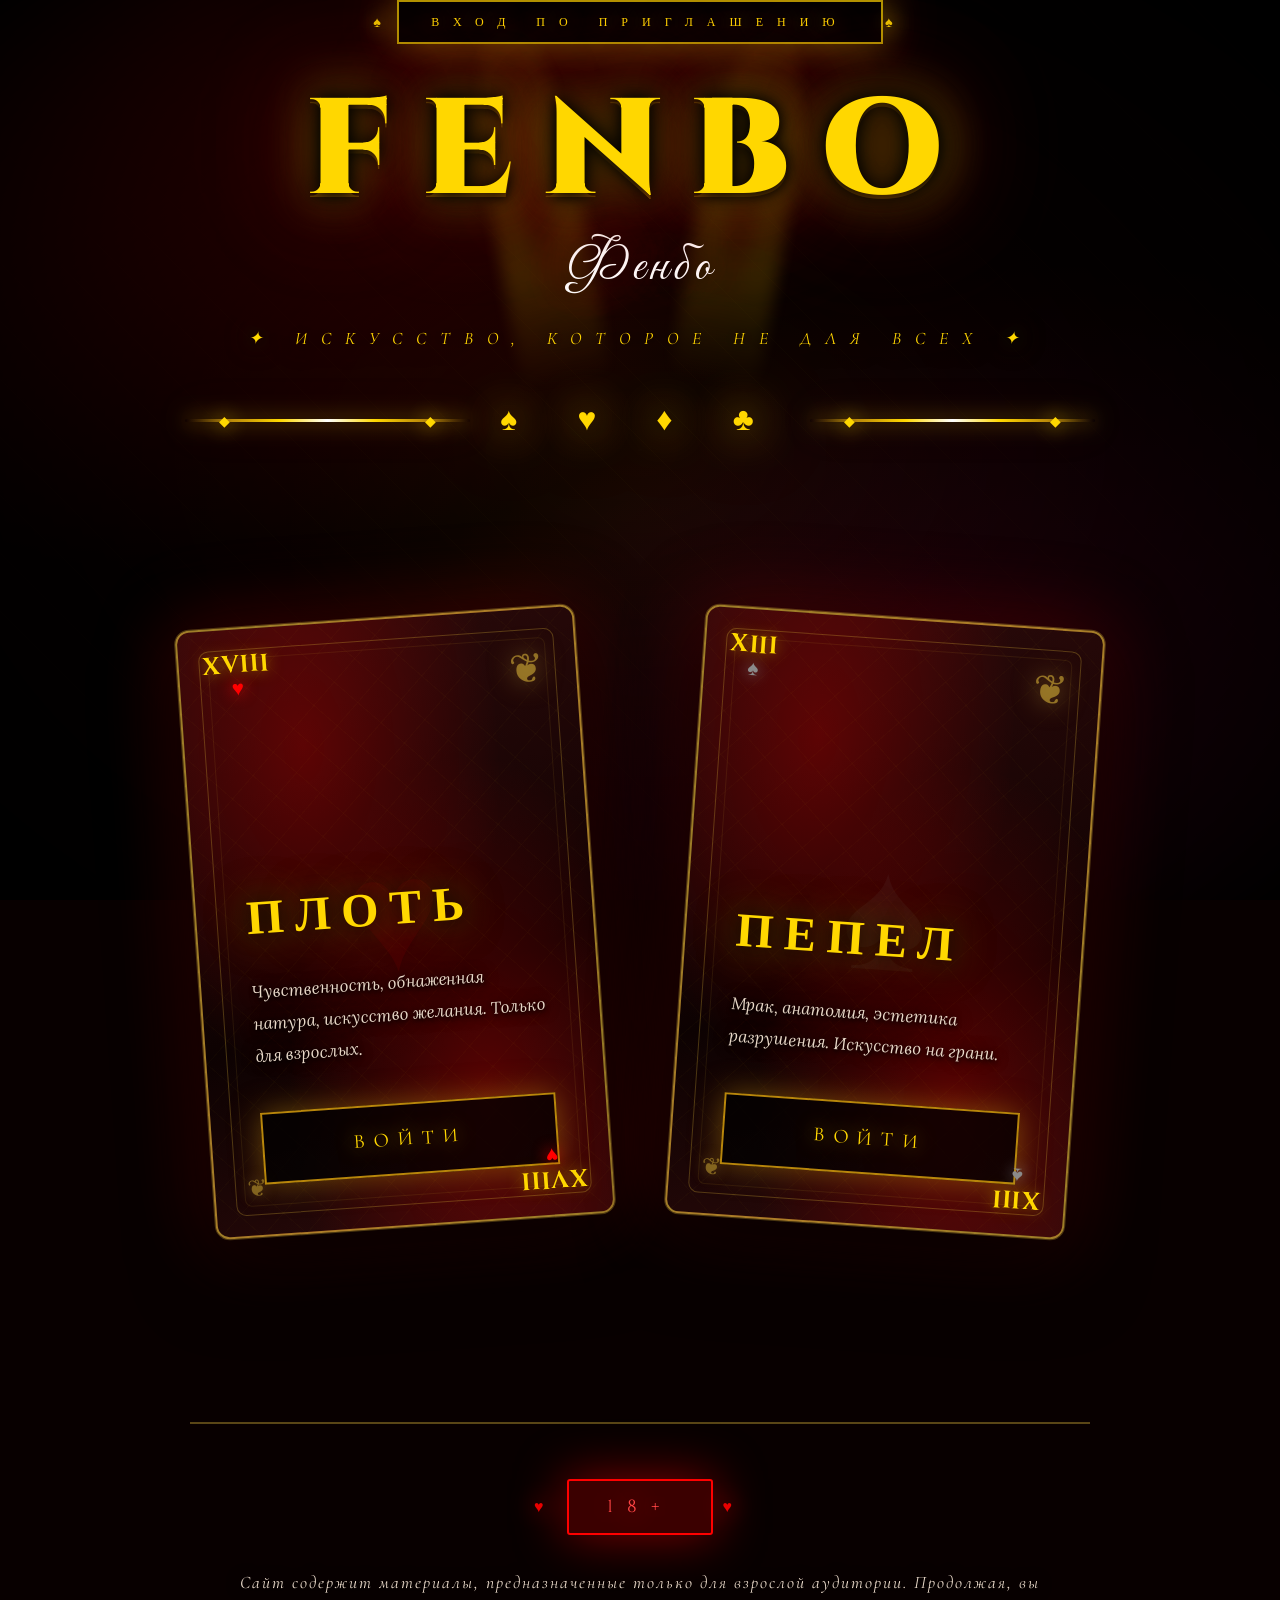
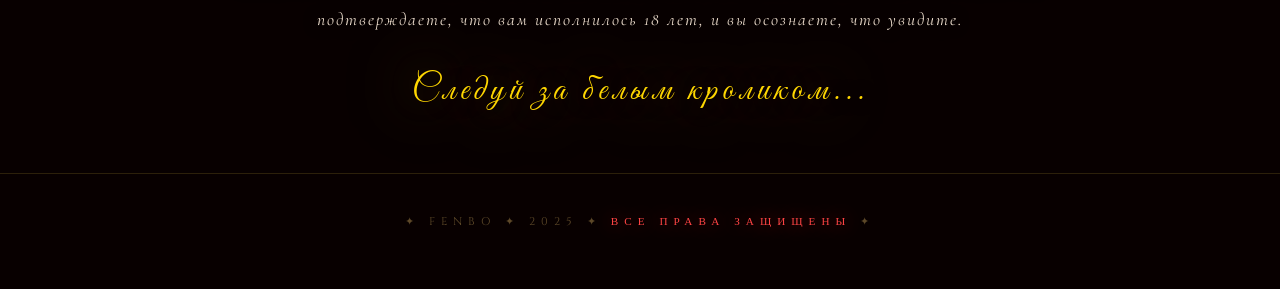
<file: index.html>
<!DOCTYPE html>
<html lang="ru">
<head>
    <meta charset="UTF-8">
    <meta name="viewport" content="width=device-width, initial-scale=1.0, maximum-scale=1.0, user-scalable=no">
    <meta name="theme-color" content="#060000">
    <title>✦ FENBO ✦ | 18+</title>

    <link rel="preconnect" href="https://fonts.googleapis.com">
    <link rel="preconnect" href="https://fonts.gstatic.com" crossorigin>
    <link href="https://fonts.googleapis.com/css2?family=Cormorant+Garamond:ital,wght@0,300;0,400;0,600;0,700;1,300;1,400&family=Cinzel:wght@400;600;700;900&family=Lora:ital,wght@0,400;0,500;1,400&family=Great+Vibes&display=swap" rel="stylesheet">

    <!-- Общие стили (шапка, фон, футер) -->
    <link rel="stylesheet" href="css/base.css">
    <!-- Стили главной страницы -->
    <link rel="stylesheet" href="css/index.css">
</head>
<body>

    <!-- УШИ КРОЛИКА -->
    <div class="rabbit-ears">
        <div class="ear"></div>
        <div class="ear"></div>
    </div>

    <!-- ЗАГОЛОВОК -->
    <div class="header">
        <div class="top-badge">Вход по приглашению</div>
        <h1>FENBO</h1>
        <div class="subtitle">Фенбо</div>
        <div class="tagline">✦ Искусство, которое не для всех ✦</div>
    </div>

    <!-- РАЗДЕЛИТЕЛЬ -->
    <div class="lace-divider">
        <div class="line"></div>
        <div class="symbol">♠ ♥ ♦ ♣</div>
        <div class="line"></div>
    </div>

    <!-- ИГРОВОЕ ПОЛЕ -->
    <div class="game-field">
        <div class="cards-stage">

            <!-- ЗОЛОТАЯ ПЫЛЬ -->
            <div class="gold-dust" id="goldDust"></div>

            <!-- БОКОВЫЕ КАРТЫ (переворачиваются по клику) -->
            <div class="side-card pos-1">
                <div class="side-card-inner">
                    <div class="side-card-front"></div>
                    <div class="side-card-back">
                        <div class="face-corner top-left"><span>♠</span><span>A</span></div>
                        <div class="face-suit" style="color: #8A8A8A;">♠</div>
                        <div class="face-num">ACE</div>
                        <div class="face-corner bottom-right"><span>♠</span><span>A</span></div>
                    </div>
                </div>
            </div>
            <div class="side-card pos-2">
                <div class="side-card-inner">
                    <div class="side-card-front"></div>
                    <div class="side-card-back">
                        <div class="face-corner top-left"><span>♥</span><span>K</span></div>
                        <div class="face-suit" style="color: #FF0000;">♥</div>
                        <div class="face-num">KING</div>
                        <div class="face-corner bottom-right"><span>♥</span><span>K</span></div>
                    </div>
                </div>
            </div>
            <div class="side-card pos-3">
                <div class="side-card-inner">
                    <div class="side-card-front"></div>
                    <div class="side-card-back">
                        <div class="face-corner top-left"><span>♦</span><span>Q</span></div>
                        <div class="face-suit" style="color: #FF0000;">♦</div>
                        <div class="face-num">QUEEN</div>
                        <div class="face-corner bottom-right"><span>♦</span><span>Q</span></div>
                    </div>
                </div>
            </div>
            <div class="side-card pos-4">
                <div class="side-card-inner">
                    <div class="side-card-front"></div>
                    <div class="side-card-back">
                        <div class="face-corner top-left"><span>♣</span><span>J</span></div>
                        <div class="face-suit" style="color: #8A8A8A;">♣</div>
                        <div class="face-num">JACK</div>
                        <div class="face-corner bottom-right"><span>♣</span><span>J</span></div>
                    </div>
                </div>
            </div>

            <!-- ГЛАВНЫЕ КАРТЫ -->
            <div class="main-cards">

                <!-- ПЛОТЬ -->
                <div class="main-card-wrapper">
                    <a href="pages/plosh.html" class="card adult left-card">
                        <div class="inner-frame"></div>
                        <div class="card-corner top-left">
                            <span class="num">XVIII</span>
                            <span class="suit-small">♥</span>
                        </div>
                        <div class="suit-center">♥</div>
                        <div class="corner">❦</div>
                        <div class="card-corner bottom-right">
                            <span class="num">XVIII</span>
                            <span class="suit-small">♥</span>
                        </div>
                        <h2>Плоть</h2>
                        <p>Чувственность, обнаженная натура, искусство желания. Только для взрослых.</p>
                        <div class="btn-portal">Войти</div>
                    </a>
                </div>

                <!-- ПЕПЕЛ -->
                <div class="main-card-wrapper">
                    <a href="pages/gore.html" class="card gore right-card">
                        <div class="inner-frame"></div>
                        <div class="card-corner top-left">
                            <span class="num">XIII</span>
                            <span class="suit-small">♠</span>
                        </div>
                        <div class="suit-center">♠</div>
                        <div class="corner">❦</div>
                        <div class="card-corner bottom-right">
                            <span class="num">XIII</span>
                            <span class="suit-small">♠</span>
                        </div>
                        <h2>Пепел</h2>
                        <p>Мрак, анатомия, эстетика разрушения. Искусство на грани.</p>
                        <div class="btn-portal">Войти</div>
                    </a>
                </div>

            </div>
        </div>
    </div>

    <!-- ПРЕДУПРЕЖДЕНИЕ 18+ -->
    <div class="warning">
        <div class="badge">18+</div>
        <p>Сайт содержит материалы, предназначенные только для взрослой аудитории. Продолжая, вы подтверждаете, что вам исполнилось 18 лет, и вы осознаете, что увидите.</p>
        <span class="rabbit-hint">Следуй за белым кроликом...</span>
    </div>

    <!-- ПОДВАЛ -->
    <div class="footer">
        ✦ FENBO ✦ 2025 ✦ <span>Все права защищены</span> ✦
    </div>

    <!-- Скрипт: пыль + переворот боковых карт -->
    <script src="js/main.js"></script>

</body>
</html>
</file>
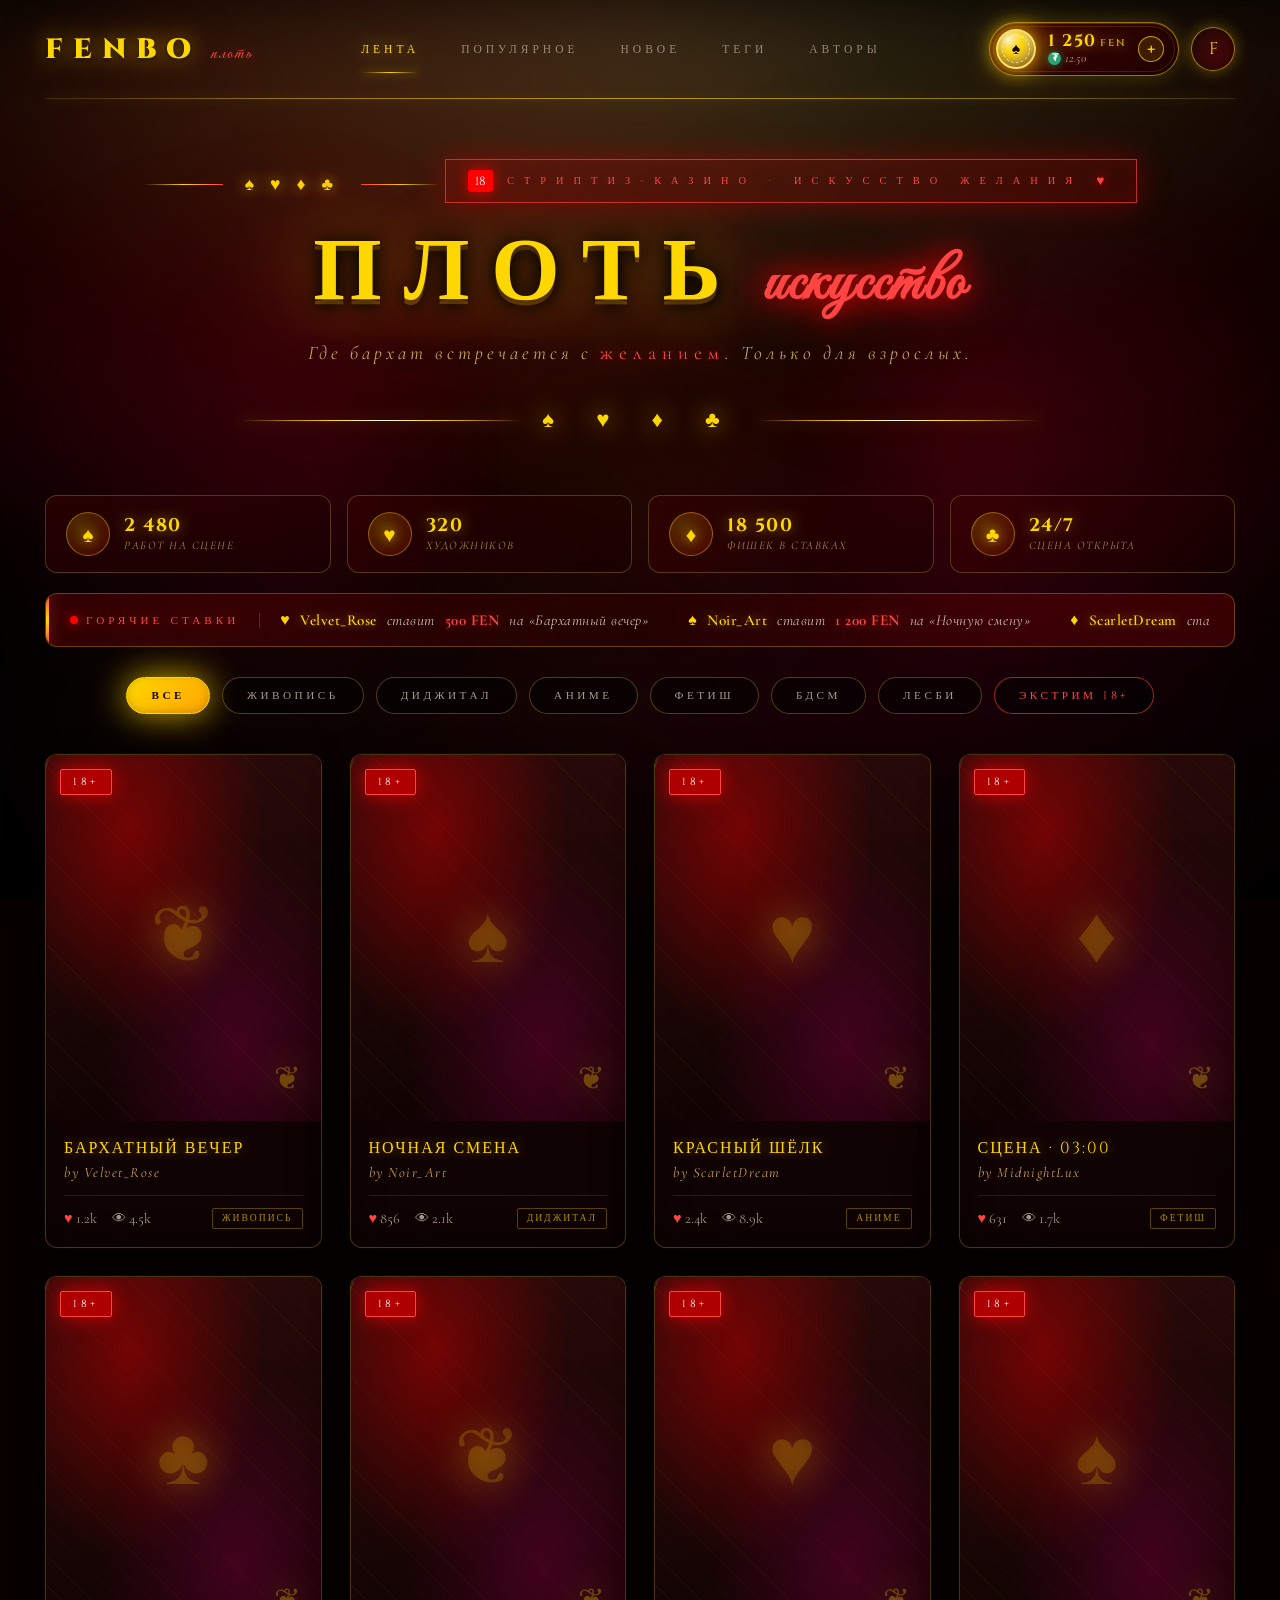
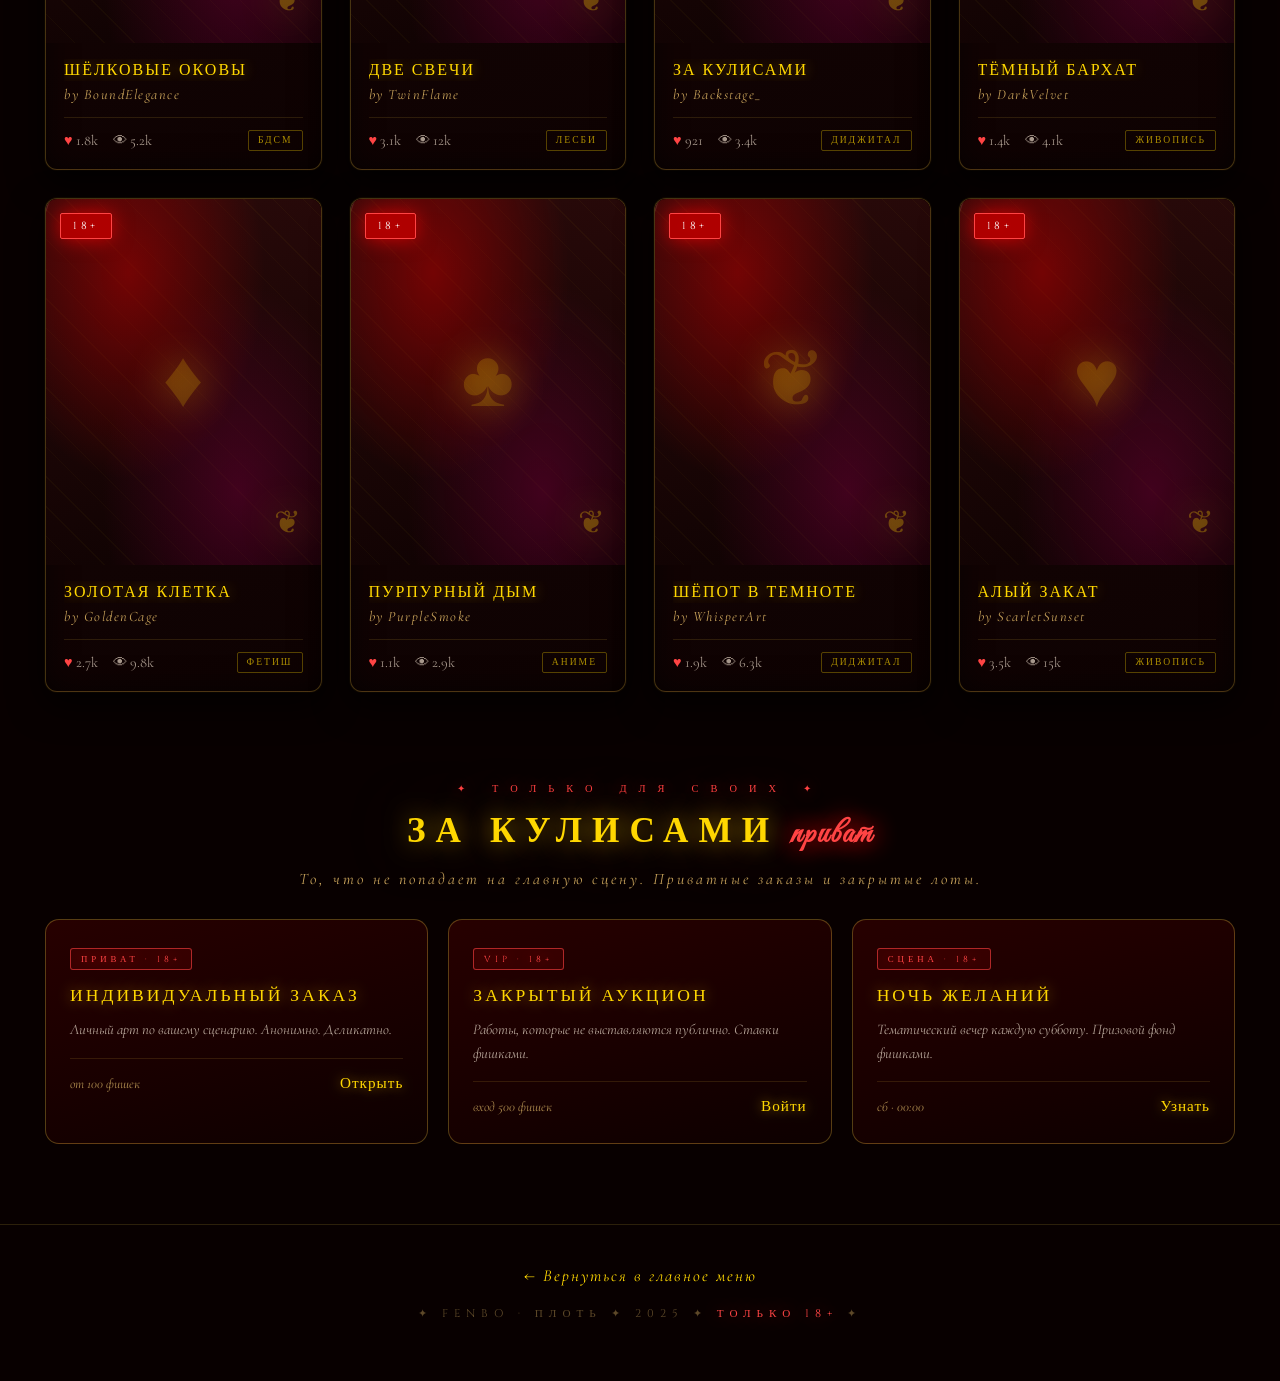
<file: pages/plosh.html>
<!DOCTYPE html>
<html lang="ru">
<head>
    <meta charset="UTF-8">
    <meta name="viewport" content="width=device-width, initial-scale=1.0, maximum-scale=1.0, user-scalable=no">
    <meta name="theme-color" content="#060000">
    <title>✦ FENBO | Плоть ✦ 18+</title>

    <link rel="preconnect" href="https://fonts.googleapis.com">
    <link rel="preconnect" href="https://fonts.gstatic.com" crossorigin>
    <link href="https://fonts.googleapis.com/css2?family=Cormorant+Garamond:ital,wght@0,300;0,400;0,600;0,700;1,300;1,400&family=Cinzel:wght@400;600;700;900&family=Lora:ital,wght@0,400;0,500;1,400&family=Great+Vibes&display=swap" rel="stylesheet">

    <!-- Общие стили -->
    <link rel="stylesheet" href="../css/base.css">
    <!-- Стили галереи «Плоть» -->
    <link rel="stylesheet" href="../css/plosh.css">
    <!-- Лайтбокс -->
    <link rel="stylesheet" href="../css/lightbox.css">
    <!-- Модалка заказа -->
    <link rel="stylesheet" href="../css/order.css">
    <!-- Чек -->
    <link rel="stylesheet" href="../css/receipt.css">
</head>
<body>

    <!-- Фоновые эффекты -->
    <div class="spotlight"></div>
    <div class="neon-left"></div>
    <div class="neon-right"></div>
    <div class="smoke"></div>
    <div class="dust-bg" id="dustBg"></div>

    <!-- ============================================
         ШАПКА
         ============================================ -->
    <div class="topbar-wrap">
        <header class="topbar">
            <a href="../index.html" class="logo">FENBO<span class="sub">плоть</span></a>

            <nav class="topbar-nav">
                <a href="#" class="active">Лента</a>
                <a href="#">Популярное</a>
                <a href="#">Новое</a>
                <a href="#">Теги</a>
                <a href="#">Авторы</a>
            </nav>

            <div class="topbar-user">
                <div class="wallet" id="walletBtn" title="Кошелёк FENBO">
                    <div class="chip-icon"></div>
                    <div class="balance">
                        <div class="chips">1 250<span class="unit">FEN</span></div>
                        <div class="usdt"><span class="usdt-icon">₮</span>12.50</div>
                    </div>
                    <div class="plus">+</div>
                </div>

                <div class="avatar" title="Профиль">F</div>

                <div class="wallet-dropdown" id="walletDropdown">
                    <h4>✦ Кошелёк ✦</h4>
                    <div class="subtitle">Фишки клуба FENBO</div>
                    <div class="balance-full">
                        <div class="label">Ваш баланс</div>
                        <div class="value-chips"><div class="mini-chip"></div>1 250</div>
                        <div class="value-usdt"><span class="usdt-icon">₮</span>12.50 USDT</div>
                    </div>
                    <div class="rate-info">
                        <div class="rate-label">Курс обмена:</div>
                        <div class="rate-value"><span class="green">1 USDT</span> = 100 фишек</div>
                    </div>
                    <div class="packages-title">Пополнить фишки</div>
                    <div class="packages">
                        <div class="pkg" data-chips="500" data-usdt="5"><div class="chips-amount">500</div><div class="usdt-amount">5 USDT</div></div>
                        <div class="pkg best" data-chips="1500" data-usdt="15"><div class="chips-amount">1 500</div><div class="usdt-amount">15 USDT</div><div class="bonus">+10% бонус</div></div>
                        <div class="pkg" data-chips="3000" data-usdt="30"><div class="chips-amount">3 000</div><div class="usdt-amount">30 USDT</div><div class="bonus">+5% бонус</div></div>
                        <div class="pkg" data-chips="7000" data-usdt="70"><div class="chips-amount">7 000</div><div class="usdt-amount">70 USDT</div><div class="bonus">+10% бонус</div></div>
                    </div>
                    <div class="methods">
                        <div class="method active">TRC-20</div>
                        <div class="method">ERC-20</div>
                        <div class="method">BEP-20</div>
                    </div>
                    <button class="deposit-btn" id="depositBtn">Пополнить через USDT</button>
                </div>
            </div>
        </header>
    </div>

    <!-- ============================================
         ГЕРОЙ
         ============================================ -->
    <section class="hero">
        <div class="hero-topline">
            <div class="line-s"></div>
            <div class="suits">♠ ♥ ♦ ♣</div>
            <div class="line-s r"></div>
        </div>
        <div class="hero-badge">Стриптиз-Казино · Искусство Желания</div>
        <h1>Плоть<span>искусство</span></h1>
        <p>Где бархат встречается с <span class="accent">желанием</span>. Только для взрослых.</p>
        <div class="hero-divider">
            <div class="line"></div>
            <div class="symbol">♠ ♥ ♦ ♣</div>
            <div class="line"></div>
        </div>
    </section>

    <!-- ============================================
         КАЗИНО-СТАТИСТИКА
         ============================================ -->
    <div class="casino-stats">
        <div class="casino-stat"><div class="stat-icon">♠</div><div class="stat-body"><div class="stat-value">2 480</div><div class="stat-label">Работ на сцене</div></div></div>
        <div class="casino-stat"><div class="stat-icon">♥</div><div class="stat-body"><div class="stat-value">320</div><div class="stat-label">Художников</div></div></div>
        <div class="casino-stat"><div class="stat-icon">♦</div><div class="stat-body"><div class="stat-value">18 500</div><div class="stat-label">Фишек в ставках</div></div></div>
        <div class="casino-stat"><div class="stat-icon">♣</div><div class="stat-body"><div class="stat-value">24/7</div><div class="stat-label">Сцена открыта</div></div></div>
    </div>

    <!-- ============================================
         ГОРЯЧИЕ СТАВКИ
         ============================================ -->
    <div class="hot-bets">
        <div class="hot-bets-inner">
            <div class="hot-bets-label"><span class="dot"></span>Горячие ставки</div>
            <div class="hot-bets-track">
                <div class="hot-bet"><span class="bet-suit">♥</span> <span class="bet-artist">Velvet_Rose</span> ставит <span class="bet-amount">500 FEN</span> на «Бархатный вечер»</div>
                <div class="hot-bet"><span class="bet-suit">♠</span> <span class="bet-artist">Noir_Art</span> ставит <span class="bet-amount">1 200 FEN</span> на «Ночную смену»</div>
                <div class="hot-bet"><span class="bet-suit">♦</span> <span class="bet-artist">ScarletDream</span> ставит <span class="bet-amount">800 FEN</span> на «Красный шёлк»</div>
                <div class="hot-bet"><span class="bet-suit">♣</span> <span class="bet-artist">MidnightLux</span> ставит <span class="bet-amount">300 FEN</span> на «Сцену · 03:00»</div>
                <div class="hot-bet"><span class="bet-suit">♥</span> <span class="bet-artist">Velvet_Rose</span> ставит <span class="bet-amount">500 FEN</span> на «Бархатный вечер»</div>
                <div class="hot-bet"><span class="bet-suit">♠</span> <span class="bet-artist">Noir_Art</span> ставит <span class="bet-amount">1 200 FEN</span> на «Ночную смену»</div>
                <div class="hot-bet"><span class="bet-suit">♦</span> <span class="bet-artist">ScarletDream</span> ставит <span class="bet-amount">800 FEN</span> на «Красный шёлк»</div>
                <div class="hot-bet"><span class="bet-suit">♣</span> <span class="bet-artist">MidnightLux</span> ставит <span class="bet-amount">300 FEN</span> на «Сцену · 03:00»</div>
            </div>
        </div>
    </div>

    <!-- ============================================
         ФИЛЬТРЫ
         ============================================ -->
    <div class="filters">
        <a href="#" class="filter-chip active">Все</a>
        <a href="#" class="filter-chip">Живопись</a>
        <a href="#" class="filter-chip">Диджитал</a>
        <a href="#" class="filter-chip">Аниме</a>
        <a href="#" class="filter-chip">Фетиш</a>
        <a href="#" class="filter-chip">БДСМ</a>
        <a href="#" class="filter-chip">Лесби</a>
        <a href="#" class="filter-chip adult">Экстрим 18+</a>
    </div>

    <!-- ============================================
         ГАЛЕРЕЯ
         ============================================ -->
    <main class="gallery" id="gallery">

        <div class="art-card" data-title="Бархатный вечер" data-author="Velvet_Rose" data-tag="живопись" data-desc="Тихий вечер в бархатном кресле. Только я, вино и твои глаза напротив. Иногда самое интимное — это пауза перед тем, как всё начнётся." data-likes="1245" data-views="4520" data-tags="живопись,неон,бархат,интим,вечер,желание">
            <div class="thumb"><div class="placeholder">❦</div><span class="badge-18">18+</span></div>
            <div class="info"><div class="title">Бархатный вечер</div><div class="author">by Velvet_Rose</div><div class="meta"><div class="stats"><span><span class="heart">♥</span> 1.2k</span><span>👁 4.5k</span></div><span class="tag">живопись</span></div></div>
        </div>

        <div class="art-card" data-title="Ночная смена" data-author="Noir_Art" data-tag="диджитал" data-desc="Когда клуб закрывается, а свет ещё горит — начинается настоящая магия. Тени, дым, отблески на коже." data-likes="856" data-views="2140" data-tags="диджитал,неон,тени,бар,ночь">
            <div class="thumb"><div class="placeholder">♠</div><span class="badge-18">18+</span></div>
            <div class="info"><div class="title">Ночная смена</div><div class="author">by Noir_Art</div><div class="meta"><div class="stats"><span><span class="heart">♥</span> 856</span><span>👁 2.1k</span></div><span class="tag">диджитал</span></div></div>
        </div>

        <div class="art-card" data-title="Красный шёлк" data-author="ScarletDream" data-tag="аниме" data-desc="Шёлк скользит по коже. Я знаю, что ты смотришь. Позволь мне продолжить." data-likes="2415" data-views="8930" data-tags="аниме,шёлк,красный,соблазн,кожа">
            <div class="thumb"><div class="placeholder">♥</div><span class="badge-18">18+</span></div>
            <div class="info"><div class="title">Красный шёлк</div><div class="author">by ScarletDream</div><div class="meta"><div class="stats"><span><span class="heart">♥</span> 2.4k</span><span>👁 8.9k</span></div><span class="tag">аниме</span></div></div>
        </div>

        <div class="art-card" data-title="Сцена · 03:00" data-author="MidnightLux" data-tag="фетиш" data-desc="Три часа ночи. Последний танец. Софит оставляет только самое важное." data-likes="631" data-views="1720" data-tags="фетиш,сцена,софит,танец,ночь">
            <div class="thumb"><div class="placeholder">♦</div><span class="badge-18">18+</span></div>
            <div class="info"><div class="title">Сцена · 03:00</div><div class="author">by MidnightLux</div><div class="meta"><div class="stats"><span><span class="heart">♥</span> 631</span><span>👁 1.7k</span></div><span class="tag">фетиш</span></div></div>
        </div>

        <div class="art-card" data-title="Шёлковые оковы" data-author="BoundElegance" data-tag="бдсм" data-desc="Нежные путы из шёлка. Никакой боли — только доверие, ритм и полное присутствие." data-likes="1830" data-views="5210" data-tags="бдсм,шёлк,доверие,оковы,нежность">
            <div class="thumb"><div class="placeholder">♣</div><span class="badge-18">18+</span></div>
            <div class="info"><div class="title">Шёлковые оковы</div><div class="author">by BoundElegance</div><div class="meta"><div class="stats"><span><span class="heart">♥</span> 1.8k</span><span>👁 5.2k</span></div><span class="tag">бдсм</span></div></div>
        </div>

        <div class="art-card" data-title="Две свечи" data-author="TwinFlame" data-tag="лесби" data-desc="Два огня рядом. Один взгляд — и мы уже всё поняли друг о друге." data-likes="3120" data-views="12040" data-tags="лесби,свечи,интим,взгляд,огонь">
            <div class="thumb"><div class="placeholder">❦</div><span class="badge-18">18+</span></div>
            <div class="info"><div class="title">Две свечи</div><div class="author">by TwinFlame</div><div class="meta"><div class="stats"><span><span class="heart">♥</span> 3.1k</span><span>👁 12k</span></div><span class="tag">лесби</span></div></div>
        </div>

        <div class="art-card" data-title="За кулисами" data-author="Backstage_" data-tag="диджитал" data-desc="То, что происходит за занавесом, важнее самого выступления. Шёпот, дыхание, ожидание." data-likes="921" data-views="3420" data-tags="диджитал,занавес,тайна,ожидание,шёпот">
            <div class="thumb"><div class="placeholder">♥</div><span class="badge-18">18+</span></div>
            <div class="info"><div class="title">За кулисами</div><div class="author">by Backstage_</div><div class="meta"><div class="stats"><span><span class="heart">♥</span> 921</span><span>👁 3.4k</span></div><span class="tag">диджитал</span></div></div>
        </div>

        <div class="art-card" data-title="Тёмный бархат" data-author="DarkVelvet" data-tag="живопись" data-desc="Тёмный бархат скрывает всё, кроме самого главного. Ищи меня глазами." data-likes="1410" data-views="4120" data-tags="живопись,бархат,тени,взгляд,тайна">
            <div class="thumb"><div class="placeholder">♠</div><span class="badge-18">18+</span></div>
            <div class="info"><div class="title">Тёмный бархат</div><div class="author">by DarkVelvet</div><div class="meta"><div class="stats"><span><span class="heart">♥</span> 1.4k</span><span>👁 4.1k</span></div><span class="tag">живопись</span></div></div>
        </div>

        <div class="art-card" data-title="Золотая клетка" data-author="GoldenCage" data-tag="фетиш" data-desc="Иногда свобода — это позволить кому-то закрыть для тебя дверь. И держать ключ." data-likes="2740" data-views="9840" data-tags="фетиш,золото,клетка,власть,свобода">
            <div class="thumb"><div class="placeholder">♦</div><span class="badge-18">18+</span></div>
            <div class="info"><div class="title">Золотая клетка</div><div class="author">by GoldenCage</div><div class="meta"><div class="stats"><span><span class="heart">♥</span> 2.7k</span><span>👁 9.8k</span></div><span class="tag">фетиш</span></div></div>
        </div>

        <div class="art-card" data-title="Пурпурный дым" data-author="PurpleSmoke" data-tag="аниме" data-desc="Дым клубится, свет распадается. Всё, что осталось — мои руки и твой запах." data-likes="1120" data-views="2960" data-tags="аниме,дым,пурпур,руки,запах">
            <div class="thumb"><div class="placeholder">♣</div><span class="badge-18">18+</span></div>
            <div class="info"><div class="title">Пурпурный дым</div><div class="author">by PurpleSmoke</div><div class="meta"><div class="stats"><span><span class="heart">♥</span> 1.1k</span><span>👁 2.9k</span></div><span class="tag">аниме</span></div></div>
        </div>

        <div class="art-card" data-title="Шёпот в темноте" data-author="WhisperArt" data-tag="диджитал" data-desc="Слова не нужны. Только шёпот у самого уха и тепло на коже." data-likes="1940" data-views="6340" data-tags="диджитал,шёпот,темнота,тепло,кожа">
            <div class="thumb"><div class="placeholder">❦</div><span class="badge-18">18+</span></div>
            <div class="info"><div class="title">Шёпот в темноте</div><div class="author">by WhisperArt</div><div class="meta"><div class="stats"><span><span class="heart">♥</span> 1.9k</span><span>👁 6.3k</span></div><span class="tag">диджитал</span></div></div>
        </div>

        <div class="art-card" data-title="Алый закат" data-author="ScarletSunset" data-tag="живопись" data-desc="Закат цвета крови. Мы на крыше. Всё, что нужно знать друг о друге — уже сказано." data-likes="3520" data-views="15100" data-tags="живопись,закат,алый,крыша,кровь">
            <div class="thumb"><div class="placeholder">♥</div><span class="badge-18">18+</span></div>
            <div class="info"><div class="title">Алый закат</div><div class="author">by ScarletSunset</div><div class="meta"><div class="stats"><span><span class="heart">♥</span> 3.5k</span><span>👁 15k</span></div><span class="tag">живопись</span></div></div>
        </div>

    </main>

    <!-- ============================================
         ЗА КУЛИСАМИ
         ============================================ -->
    <section class="backstage">
        <div class="backstage-header">
            <div class="label">✦ Только для своих ✦</div>
            <h3>За кулисами<span>приват</span></h3>
            <p>То, что не попадает на главную сцену. Приватные заказы и закрытые лоты.</p>
        </div>
        <div class="backstage-grid">
            <div class="bkg-card">
                <div class="bkg-tag">Приват · 18+</div>
                <div class="bkg-title">Индивидуальный заказ</div>
                <div class="bkg-desc">Личный арт по вашему сценарию. Анонимно. Деликатно.</div>
                <div class="bkg-meta"><span>от 100 фишек</span><span class="bkg-price">Открыть</span></div>
            </div>
            <div class="bkg-card">
                <div class="bkg-tag">VIP · 18+</div>
                <div class="bkg-title">Закрытый аукцион</div>
                <div class="bkg-desc">Работы, которые не выставляются публично. Ставки фишками.</div>
                <div class="bkg-meta"><span>вход 500 фишек</span><span class="bkg-price">Войти</span></div>
            </div>
            <div class="bkg-card">
                <div class="bkg-tag">Сцена · 18+</div>
                <div class="bkg-title">Ночь желаний</div>
                <div class="bkg-desc">Тематический вечер каждую субботу. Призовой фонд фишками.</div>
                <div class="bkg-meta"><span>сб · 00:00</span><span class="bkg-price">Узнать</span></div>
            </div>
        </div>
    </section>

    <!-- ============================================
         ПОДВАЛ
         ============================================ -->
    <footer class="footer">
        <a href="../index.html" class="back-link">← Вернуться в главное меню</a>
        <div>✦ FENBO · ПЛОТЬ ✦ 2025 ✦ <span>Только 18+</span> ✦</div>
    </footer>

    <!-- ============================================
         ЛАЙТБОКС
         ============================================ -->
    <div class="lightbox" id="lightbox">
        <div class="lightbox-inner">
            <button class="lb-close" id="lbClose">✕</button>
            <div class="lb-image"><span class="badge-18">18+</span></div>
            <div class="lb-info">
                <div class="lb-author" id="lbAuthorClick">
                    <div class="author-avatar" id="lbAuthorAvatar">V</div>
                    <div class="author-info">
                        <div class="author-name"><span id="lbAuthorName">Velvet_Rose</span> ✦</div>
                        <div class="author-subs" id="lbAuthorSubs">12.4k подписчиков</div>
                    </div>
                    <button class="btn-subscribe" id="lbSubscribe" type="button">Подписаться</button>
                </div>
                <h2 class="lb-title" id="lbTitle">Бархатный вечер</h2>
                <div class="lb-tags" id="lbTags"></div>
                <div class="lb-desc" id="lbDesc"></div>
                <div class="lb-stats">
                    <div class="lb-stat" id="lbStatLikes"><span class="stat-value"><span class="heart">♥</span> <span id="lbLikes">1.2k</span></span><span class="stat-label">Лайков</span></div>
                    <div class="lb-stat" id="lbStatViews"><span class="stat-value">👁 <span id="lbViews">4.5k</span></span><span class="stat-label">Просмотров</span></div>
                </div>
                <div class="lb-actions">
                    <button class="lb-btn-like" id="lbLike" type="button">♥ Лайк</button>
                    <button class="lb-btn-order" id="lbOrder" type="button">✦ Заказать арт</button>
                </div>
                <div class="lb-actions-2">
                    <button class="lb-btn-mini" id="lbFav"><span class="mini-icon">★</span>В избранное</button>
                    <button class="lb-btn-mini" id="lbShare"><span class="mini-icon">➤</span>Поделиться</button>
                    <button class="lb-btn-mini tip" id="lbTip"><span class="mini-icon">✦</span>Чаевые</button>
                </div>
            </div>
        </div>
    </div>

    <!-- ============================================
         МОДАЛЬНОЕ ОКНО ЗАКАЗА
         ============================================ -->
    <div class="order-modal" id="orderModal">
        <div class="order-inner">

            <div id="orderContent" style="display: flex; flex-direction: column; flex: 1; min-height: 0;">

                <div class="order-header">
                    <div class="order-title-block">
                        <div class="order-label">✦ Заказ арта ✦</div>
                        <h2>Собрать заказ<span>у художника</span></h2>
                        <div class="order-author" id="orderAuthor">Velvet_Rose</div>
                    </div>
                    <button class="order-close" id="orderClose">✕</button>
                </div>

                <div class="order-body">

                    <!-- 1. Стиль -->
                    <div class="order-section">
                        <div class="order-section-title"><span class="num">1</span>Стиль работы</div>
                        <div class="order-options" data-group="style">
                            <div class="order-option" data-price="500"><div class="check">✓</div><div class="opt-body"><div class="opt-name">Живопись</div><div class="opt-desc">Масляная фактура, классика</div></div><div class="opt-price">500</div></div>
                            <div class="order-option" data-price="400"><div class="check">✓</div><div class="opt-body"><div class="opt-name">Диджитал</div><div class="opt-desc">Чистый digital-art</div></div><div class="opt-price">400</div></div>
                            <div class="order-option" data-price="450"><div class="check">✓</div><div class="opt-body"><div class="opt-name">Аниме</div><div class="opt-desc">Аниме-стилистика</div></div><div class="opt-price">450</div></div>
                            <div class="order-option" data-price="250"><div class="check">✓</div><div class="opt-body"><div class="opt-name">Пиксель-арт / Монохром</div><div class="opt-desc">Простой и быстрый</div></div><div class="opt-price">250</div></div>
                        </div>
                    </div>

                    <!-- 2. Формат -->
                    <div class="order-section">
                        <div class="order-section-title"><span class="num">2</span>Формат</div>
                        <div class="order-options" data-group="format">
                            <div class="order-option" data-price="200"><div class="check">✓</div><div class="opt-body"><div class="opt-name">Портрет</div><div class="opt-desc">Лицо и плечи</div></div><div class="opt-price">200</div></div>
                            <div class="order-option" data-price="400"><div class="check">✓</div><div class="opt-body"><div class="opt-name">По пояс</div><div class="opt-desc">Классический халфбоди</div></div><div class="opt-price">400</div></div>
                            <div class="order-option" data-price="700"><div class="check">✓</div><div class="opt-body"><div class="opt-name">В полный рост</div><div class="opt-desc">Полная фигура</div></div><div class="opt-price">700</div></div>
                            <div class="order-option" data-price="1200"><div class="check">✓</div><div class="opt-body"><div class="opt-name">Сцена / Иллюстрация</div><div class="opt-desc">Сложная композиция</div></div><div class="opt-price">1 200</div></div>
                        </div>
                    </div>

                    <!-- 3. Количество персонажей -->
                    <div class="order-section">
                        <div class="order-section-title"><span class="num">3</span>Количество персонажей</div>
                        <div class="char-counter" id="charCounter">
                            <button class="cc-btn" id="charMinus" type="button">−</button>
                            <div class="cc-value">
                                <div class="cc-num" id="charNum">1</div>
                                <div class="cc-label">персонаж</div>
                                <div class="cc-mult" id="charMult">Базовая цена</div>
                            </div>
                            <button class="cc-btn" id="charPlus" type="button">+</button>
                        </div>
                    </div>

                    <!-- 4. Детализация и Фон -->
                    <div class="order-section">
                        <div class="order-section-title"><span class="num">4</span>Детализация и фон</div>
                        <div class="order-options" data-group="detail">
                            <div class="order-option" data-price="0"><div class="check">✓</div><div class="opt-body"><div class="opt-name">Эскиз / Скетч</div><div class="opt-desc">Линии, без цвета</div></div><div class="opt-price">0</div></div>
                            <div class="order-option" data-price="300"><div class="check">✓</div><div class="opt-body"><div class="opt-name">Стандарт</div><div class="opt-desc">Тени, цвет, форма</div></div><div class="opt-price">300</div></div>
                            <div class="order-option" data-price="800"><div class="check">✓</div><div class="opt-body"><div class="opt-name">Премиум</div><div class="opt-desc">Максимум деталей, свет</div></div><div class="opt-price">800</div></div>
                            <div class="order-option" data-price="0"><div class="check">✓</div><div class="opt-body"><div class="opt-name">Без фона</div><div class="opt-desc">Простой градиент</div></div><div class="opt-price">0</div></div>
                            <div class="order-option" data-price="350"><div class="check">✓</div><div class="opt-body"><div class="opt-name">Атмосферный фон</div><div class="opt-desc">Комната, природа, неон</div></div><div class="opt-price">350</div></div>
                        </div>
                    </div>

                    <!-- 5. Дополнительно -->
                    <div class="order-section">
                        <div class="order-section-title"><span class="num">5</span>Дополнительно</div>
                        <div class="order-options" data-group="extra">
                            <div class="order-option" data-price="200"><div class="check">✓</div><div class="opt-body"><div class="opt-name">18+ контент</div><div class="opt-desc">Обнажённая натура, откровенно</div></div><div class="opt-price">200</div></div>
                            <div class="order-option" data-price="300"><div class="check">✓</div><div class="opt-body"><div class="opt-name">Фетиш-элемент</div><div class="opt-desc">Кастомный запрос</div></div><div class="opt-price">300</div></div>
                            <div class="order-option" data-price="500"><div class="check">✓</div><div class="opt-body"><div class="opt-name">Срочно (24ч)</div><div class="opt-desc">Вне очереди</div></div><div class="opt-price">500</div></div>
                            <div class="order-option" data-price="400"><div class="check">✓</div><div class="opt-body"><div class="opt-name">Коммерческое использование</div><div class="opt-desc">Права на мерч, публикацию</div></div><div class="opt-price">400</div></div>
                            <div class="order-option" data-price="600"><div class="check">✓</div><div class="opt-body"><div class="opt-name">Приватность</div><div class="opt-desc">Не публикуется в портфолио</div></div><div class="opt-price">600</div></div>
                        </div>
                    </div>

                    <!-- 6. Связь -->
                    <div class="order-section">
                        <div class="order-section-title"><span class="num">6</span>Связь с вами</div>
                        <div class="contact-grid">
                            <div class="platform-picker" id="platformPicker">
                                <div class="platform-opt active" data-platform="Telegram">Telegram</div>
                                <div class="platform-opt" data-platform="Discord">Discord</div>
                            </div>
                            <input type="text" class="contact-input" id="contactInput" placeholder="@username — чтобы художник связался с вами">
                        </div>
                    </div>

                    <!-- 7. Описание -->
                    <div class="order-section">
                        <div class="order-section-title"><span class="num">7</span>Описание заказа</div>
                        <div class="order-textarea-wrap">
                            <textarea class="order-textarea" id="orderDesc" maxlength="1500" placeholder="Опишите, что вы хотите увидеть: персонажи, поза, атмосфера, настроение, детали. Чем подробнее — тем лучше художник поймёт задумку."></textarea>
                            <div class="char-count"><span id="charCount">0</span> / 1500</div>
                        </div>
                    </div>

                    <!-- 8. Референсы -->
                    <div class="order-section">
                        <div class="order-section-title"><span class="num">8</span>Референсы (до 5)</div>
                        <div class="order-refs" id="orderRefs">
                            <div class="order-ref-add" id="refAdd" title="Добавить">+</div>
                        </div>
                        <div class="order-ref-hint">Референсы персонажей, палитры, позы.</div>
                    </div>

                    <!-- 9. Чаевые -->
                    <div class="order-section">
                        <div class="order-section-title"><span class="num">9</span>Добавить чаевые автору</div>
                        <div class="tip-block" id="tipBlock">
                            <div class="tip-option active" data-tip="0">
                                <div class="tip-icon">🪙</div>
                                <div class="tip-label">Без чаевых</div>
                            </div>
                            <div class="tip-option" data-tip="50">
                                <div class="tip-icon">🪙</div>
                                <div class="tip-label">+50 FEN</div>
                                <div class="tip-desc">на кофе</div>
                            </div>
                            <div class="tip-option" data-tip="150">
                                <div class="tip-icon">🪙</div>
                                <div class="tip-label">+150 FEN</div>
                                <div class="tip-desc">для вдохновения</div>
                            </div>
                            <div class="tip-option" data-tip="300">
                                <div class="tip-icon">🪙</div>
                                <div class="tip-label">+300 FEN</div>
                                <div class="tip-desc">VIP-отношение</div>
                            </div>
                            <div class="tip-custom">
                                <span class="tip-custom-icon">✏️</span>
                                <input type="number" id="tipCustom" placeholder="своя" min="0" step="10">
                            </div>
                        </div>
                    </div>

                </div>

                <div class="order-footer">
                    <div class="order-total">
                        <div class="total-label">Итого к оплате</div>
                        <div class="total-value"><span id="orderTotal">0</span><span class="unit">FEN</span></div>
                        <div class="total-usdt">≈ <span class="usdt-icon">₮</span><span id="orderTotalUsdt">0.00</span> USDT</div>
                    </div>
                    <button class="order-submit" id="orderSubmit" type="button" disabled>Оформить заказ</button>
                </div>

            </div>

            <!-- ============================================
                 ЧЕК FENBO
                 ============================================ -->
            <div class="order-receipt" id="orderReceipt">

                <div class="receipt-scene">

                    <div class="receipt-paper" id="receiptPaper">

                        <div class="receipt-edge top"></div>

                        <div class="receipt-head">
                            <div class="receipt-logo">FENBO</div>
                            <div class="receipt-script">плоть</div>
                            <div class="receipt-sub">✦ КАССОВЫЙ ЧЕК ✦</div>
                            <div class="receipt-order-num">Заказ №<span id="receiptOrderNum">FEN-0000</span></div>
                        </div>

                        <div class="receipt-rule"></div>

                        <div class="receipt-info">
                            <div class="row"><span class="label">Дата</span><span class="value" id="receiptDate">01.01.2025</span></div>
                            <div class="row"><span class="label">Время</span><span class="value" id="receiptTime">00:00:00</span></div>
                            <div class="row"><span class="label">Художник</span><span class="value" id="receiptArtist">—</span></div>
                            <div class="row"><span class="label">Контакт</span><span class="value" id="receiptContact">—</span></div>
                        </div>

                        <div class="receipt-rule"></div>

                        <div class="receipt-items" id="receiptItems"></div>

                        <div class="receipt-rule"></div>

                        <div class="receipt-total-block">
                            <span class="receipt-total-label">ИТОГО</span>
                            <span class="receipt-total-value">
                                <span id="receiptTotal">0</span> FEN
                                <span class="usdt-small">≈ <span id="receiptTotalUsdt">0.00</span> USDT</span>
                            </span>
                        </div>

                        <div class="receipt-payment">
                            <span class="pay-badge active">TRC-20</span>
                            <span class="pay-badge">USDT</span>
                            <span class="pay-badge paid">ОПЛАЧЕНО ✓</span>
                        </div>

                        <div class="receipt-barcode">
                            <div class="bars" id="receiptBars"></div>
                            <div class="barcode-num" id="receiptBarcodeNum">0000 0000 0000 0000</div>
                        </div>

                        <div class="receipt-qr-row">
                            <div class="qr-box"><div class="qr-grid"></div></div>
                            <div class="qr-hint">
                                Отсканируйте,<br>чтобы проверить<br>подлинность заказа
                            </div>
                        </div>

                        <div class="receipt-rule dashed"></div>

                        <div class="receipt-footer">
                            Спасибо за игру. Желаем вдохновения.
                            <div class="hearts">♥ ♠ ♦ ♣</div>
                        </div>

                        <!-- ПЕЧАТЬ КРОЛИКА -->
                        <div class="receipt-stamp" aria-hidden="true">
                            <svg viewBox="0 0 200 200" class="stamp-svg">
                                <defs>
                                    <path id="stampCircle" d="M 100,100 m -78,0 a 78,78 0 1,1 156,0 a 78,78 0 1,1 -156,0"/>
                                </defs>
                                <circle cx="100" cy="100" r="92" class="stamp-ring-outer"/>
                                <circle cx="100" cy="100" r="78" class="stamp-ring-inner"/>
                                <text class="stamp-text">
                                    <textPath xlink:href="#stampCircle" startOffset="0%">
                                        ✦ FENBO · ПЛОТЬ · 18+ · FENBO · ПЛОТЬ · 18+ ·
                                    </textPath>
                                </text>
                                <g class="stamp-rabbit">
                                    <ellipse cx="78" cy="52" rx="10" ry="30" transform="rotate(-12 78 52)"/>
                                    <ellipse cx="122" cy="52" rx="10" ry="30" transform="rotate(12 122 52)"/>
                                    <ellipse cx="78" cy="54" rx="4.5" ry="22" transform="rotate(-12 78 54)" class="ear-inner"/>
                                    <ellipse cx="122" cy="54" rx="4.5" ry="22" transform="rotate(12 122 54)" class="ear-inner"/>
                                    <circle cx="100" cy="100" r="34"/>
                                    <circle cx="88" cy="94" r="3.5" class="eye"/>
                                    <circle cx="112" cy="94" r="3.5" class="eye"/>
                                    <path d="M 100,104 l -6,6 h 12 z" class="nose"/>
                                    <path d="M 100,110 q -6,6 -12,2 M 100,110 q 6,6 12,2" class="whisker"/>
                                </g>
                                <text class="stamp-word" x="100" y="150">FENBO</text>
                            </svg>
                        </div>

                        <div class="receipt-edge bottom"></div>
                    </div>

                </div>

                <div class="receipt-actions">
                    <button class="receipt-btn print" id="receiptPrint" type="button">🖨 Распечатать</button>
                    <button class="receipt-btn close-btn" id="receiptClose" type="button">Вернуться к галерее</button>
                </div>

            </div>

        </div>
    </div>

    <!-- ============================================
         СКРИПТЫ
         ============================================ -->
    <script src="../js/main.js"></script>
    <script src="../js/lightbox.js"></script>
    <script src="../js/order.js"></script>
    <script src="../js/receipt.js"></script>

</body>
</html>
</file>
<file: css/base.css>
/* ============================================
   FENBO · БАЗА (общая для всех страниц)
   ============================================ */

/* --- Сброс --- */
* {
    margin: 0;
    padding: 0;
    box-sizing: border-box;
    -webkit-tap-highlight-color: transparent;
    -webkit-touch-callout: none;
}

html { scroll-behavior: smooth; }

body {
    background-color: #080000;
    background-image: 
        radial-gradient(ellipse at 15% 0%, rgba(180, 0, 0, 0.5) 0%, transparent 45%),
        radial-gradient(ellipse at 85% 100%, rgba(140, 0, 60, 0.4) 0%, transparent 50%),
        radial-gradient(ellipse at 50% 60%, rgba(255, 180, 0, 0.05) 0%, transparent 60%),
        repeating-linear-gradient(45deg, transparent, transparent 40px, rgba(255, 215, 0, 0.015) 40px, rgba(255, 215, 0, 0.015) 41px);
    background-attachment: fixed;
    font-family: 'Lora', serif;
    color: #E8D8C8;
    min-height: 100vh;
    display: flex;
    flex-direction: column;
    align-items: center;
    padding: 0 0 40px;
    position: relative;
    overflow-x: hidden;
}

body::before {
    content: '';
    position: fixed;
    top: 0; left: 0;
    width: 100%; height: 100%;
    background: radial-gradient(ellipse at center, transparent 0%, rgba(0, 0, 0, 0.98) 100%);
    z-index: -1;
    pointer-events: none;
}

/* --- Фоновые эффекты --- */
.spotlight {
    position: fixed;
    top: 0; left: 50%;
    transform: translateX(-50%);
    width: 200%; height: 70vh;
    pointer-events: none;
    z-index: 0;
    background: radial-gradient(ellipse at 50% 0%, rgba(255, 220, 120, 0.25) 0%, rgba(255, 200, 80, 0.14) 20%, rgba(200, 0, 0, 0.08) 45%, transparent 75%);
    filter: blur(50px);
    animation: spotlightPulse 6s ease-in-out infinite;
}
@keyframes spotlightPulse {
    0%, 100% { opacity: 0.7; }
    50% { opacity: 1; }
}

.neon-left, .neon-right {
    position: fixed;
    top: 20%;
    width: 40%; height: 60vh;
    pointer-events: none;
    z-index: 0;
    filter: blur(60px);
    opacity: 0.5;
}
.neon-left {
    left: -10%;
    background: radial-gradient(ellipse at 100% 50%, rgba(180, 0, 60, 0.4) 0%, transparent 70%);
    animation: neonPulseL 8s ease-in-out infinite;
}
.neon-right {
    right: -10%;
    background: radial-gradient(ellipse at 0% 50%, rgba(255, 0, 60, 0.35) 0%, transparent 70%);
    animation: neonPulseR 9s ease-in-out infinite;
}
@keyframes neonPulseL {
    0%, 100% { opacity: 0.3; }
    50% { opacity: 0.7; }
}
@keyframes neonPulseR {
    0%, 100% { opacity: 0.7; }
    50% { opacity: 0.3; }
}

.smoke {
    position: fixed;
    inset: 0;
    pointer-events: none;
    z-index: 0;
    opacity: 0.35;
    background-image:
        radial-gradient(ellipse 60% 40% at 20% 80%, rgba(180, 60, 60, 0.18) 0%, transparent 70%),
        radial-gradient(ellipse 50% 35% at 80% 30%, rgba(120, 0, 60, 0.14) 0%, transparent 70%),
        radial-gradient(ellipse 45% 30% at 50% 100%, rgba(255, 180, 80, 0.1) 0%, transparent 70%);
    filter: blur(60px);
    animation: smokeDrift 20s ease-in-out infinite alternate;
}
@keyframes smokeDrift {
    from { transform: translate(0, 0) scale(1); }
    to { transform: translate(30px, -20px) scale(1.1); }
}

.dust-bg {
    position: fixed;
    inset: 0;
    pointer-events: none;
    z-index: 0;
    overflow: hidden;
}
.dust-bg .mote {
    position: absolute;
    border-radius: 50%;
    background: radial-gradient(circle, rgba(255, 240, 180, 1) 0%, rgba(255, 215, 0, 0.8) 40%, transparent 100%);
    box-shadow: 0 0 8px rgba(255, 215, 0, 0.7), 0 0 16px rgba(255, 200, 80, 0.4);
    opacity: 0;
    animation: moteFloat linear infinite;
}
@keyframes moteFloat {
    0% { opacity: 0; transform: translate3d(0, 0, 0); }
    20% { opacity: 0.9; }
    80% { opacity: 0.6; }
    100% { opacity: 0; transform: translate3d(var(--mx, 30px), -100vh, 0); }
}

/* ============================================
   ШАПКА
   ============================================ */
.topbar-wrap {
    width: 100%;
    max-width: 1600px;
    position: relative;
    z-index: 20;
    padding: 0 45px;
}
.topbar {
    width: 100%;
    display: grid;
    grid-template-columns: auto 1fr auto;
    align-items: center;
    gap: 40px;
    padding: 22px 0;
    position: relative;
    border-bottom: 1px solid rgba(212, 175, 55, 0.18);
}
.topbar::after {
    content: '';
    position: absolute;
    bottom: -1px;
    left: 0; right: 0;
    height: 1px;
    background: linear-gradient(90deg, transparent 0%, rgba(255, 215, 0, 0.4) 20%, rgba(255, 215, 0, 0.6) 50%, rgba(255, 215, 0, 0.4) 80%, transparent 100%);
    box-shadow: 0 0 12px rgba(255, 215, 0, 0.3);
}
.logo {
    font-family: 'Cinzel', serif;
    font-size: 1.75rem;
    font-weight: 900;
    color: #FFD700;
    letter-spacing: 10px;
    text-decoration: none;
    text-shadow: 0 0 22px rgba(255, 215, 0, 0.6), 0 0 45px rgba(180, 0, 0, 0.5), 0 2px 4px rgba(0, 0, 0, 1);
    display: flex;
    align-items: baseline;
    white-space: nowrap;
}
.logo .sub {
    font-family: 'Great Vibes', cursive;
    font-size: 1.05rem;
    color: #FF4444;
    letter-spacing: 2px;
    margin-left: 10px;
    text-shadow: 0 0 18px rgba(255, 0, 0, 0.7);
    font-weight: 400;
}
.topbar-nav {
    display: flex;
    justify-content: center;
    gap: 42px;
    font-family: 'Cinzel', serif;
    font-size: 0.72rem;
    letter-spacing: 4px;
    text-transform: uppercase;
}
.topbar-nav a {
    color: rgba(232, 216, 200, 0.55);
    text-decoration: none;
    transition: color 0.3s ease, text-shadow 0.3s ease;
    position: relative;
    padding: 6px 0;
    white-space: nowrap;
}
.topbar-nav a::after {
    content: '';
    position: absolute;
    bottom: -10px;
    left: 50%;
    transform: translateX(-50%) scaleX(0);
    width: 100%;
    height: 1px;
    background: linear-gradient(90deg, transparent, #FFD700, transparent);
    box-shadow: 0 0 10px rgba(255, 215, 0, 0.8);
    transition: transform 0.35s cubic-bezier(0.22, 1, 0.36, 1);
}
.topbar-nav a:hover,
.topbar-nav a.active {
    color: #FFD700;
    text-shadow: 0 0 18px rgba(255, 215, 0, 0.8);
}
.topbar-nav a:hover::after,
.topbar-nav a.active::after {
    transform: translateX(-50%) scaleX(1);
}
.topbar-user {
    display: flex;
    align-items: center;
    gap: 12px;
    justify-content: flex-end;
    position: relative;
}

/* --- Кошелёк --- */
.wallet {
    display: flex;
    align-items: center;
    gap: 12px;
    padding: 6px 14px 6px 6px;
    background: linear-gradient(135deg, rgba(70, 0, 0, 0.9) 0%, rgba(30, 0, 0, 0.85) 100%);
    border: 1.5px solid rgba(255, 215, 0, 0.55);
    border-radius: 40px;
    cursor: pointer;
    transition: all 0.4s cubic-bezier(0.22, 1, 0.36, 1);
    position: relative;
    box-shadow: 0 0 20px rgba(255, 215, 0, 0.2), inset 0 1px 0 rgba(255, 215, 0, 0.2), inset 0 -1px 0 rgba(0, 0, 0, 0.5);
}
.wallet::before {
    content: '';
    position: absolute;
    inset: 3px;
    border-radius: 40px;
    border: 1px solid rgba(255, 215, 0, 0.15);
    pointer-events: none;
}
.wallet:hover {
    border-color: #FFD700;
    box-shadow: 0 0 35px rgba(255, 215, 0, 0.6), 0 0 60px rgba(180, 0, 0, 0.4);
    transform: translateY(-2px);
}
.wallet .chip-icon {
    width: 40px; height: 40px;
    border-radius: 50%;
    background: radial-gradient(circle at 30% 25%, #FFF6C8 0%, #FFE066 15%, #FFD700 35%, #D4AF37 65%, #8B6914 100%);
    border: 2px solid #FFE066;
    display: flex;
    align-items: center;
    justify-content: center;
    color: #1A0505;
    box-shadow: 0 0 20px rgba(255, 215, 0, 0.9), 0 0 40px rgba(255, 180, 0, 0.4), inset 0 -4px 8px rgba(120, 80, 0, 0.6), inset 0 4px 8px rgba(255, 255, 255, 0.4);
    position: relative;
    flex-shrink: 0;
}
.wallet .chip-icon::before {
    content: '';
    position: absolute;
    inset: 4px;
    border-radius: 50%;
    border: 1.5px dashed rgba(255, 255, 255, 0.6);
}
.wallet .chip-icon::after {
    content: '♠';
    font-family: 'Cinzel', serif;
    font-size: 1rem;
    font-weight: 900;
    text-shadow: 0 1px 2px rgba(255, 255, 255, 0.6);
    z-index: 2;
}
.wallet .balance { display: flex; flex-direction: column; line-height: 1.1; min-width: 78px; }
.wallet .balance .chips {
    font-family: 'Cinzel', serif;
    font-size: 1.05rem;
    font-weight: 700;
    color: #FFD700;
    letter-spacing: 1.5px;
    text-shadow: 0 0 12px rgba(255, 215, 0, 0.6);
    display: flex;
    align-items: baseline;
    gap: 3px;
}
.wallet .balance .chips .unit {
    font-size: 0.62rem;
    color: rgba(255, 215, 0, 0.8);
    letter-spacing: 2px;
    font-weight: 600;
}
.wallet .balance .usdt {
    font-family: 'Cormorant Garamond', serif;
    font-size: 0.78rem;
    font-style: italic;
    color: rgba(197, 160, 89, 1);
    display: flex;
    align-items: center;
    gap: 4px;
    margin-top: 1px;
}
.wallet .balance .usdt .usdt-icon {
    display: inline-flex;
    align-items: center;
    justify-content: center;
    width: 13px; height: 13px;
    background: #26A17B;
    border-radius: 50%;
    color: #FFFFFF;
    font-family: 'Cinzel', serif;
    font-size: 0.65rem;
    font-weight: 700;
    font-style: normal;
    box-shadow: 0 0 8px rgba(38, 161, 123, 0.7);
}
.wallet .plus {
    width: 26px; height: 26px;
    border-radius: 50%;
    background: rgba(255, 215, 0, 0.12);
    border: 1.5px solid rgba(255, 215, 0, 0.7);
    display: flex;
    align-items: center;
    justify-content: center;
    color: #FFD700;
    font-size: 1rem;
    font-weight: 700;
    line-height: 1;
    transition: all 0.4s cubic-bezier(0.22, 1, 0.36, 1);
    flex-shrink: 0;
}
.wallet:hover .plus {
    background: #FFD700;
    color: #1A0505;
    box-shadow: 0 0 25px rgba(255, 215, 0, 1);
    transform: rotate(90deg);
    border-color: #FFFFFF;
}
.topbar-user .avatar {
    width: 44px; height: 44px;
    border-radius: 50%;
    background: linear-gradient(135deg, #2B0A0A, #4A0505);
    border: 1.5px solid rgba(255, 215, 0, 0.55);
    display: flex;
    align-items: center;
    justify-content: center;
    font-family: 'Cinzel', serif;
    font-size: 1.05rem;
    color: #FFD700;
    box-shadow: 0 0 16px rgba(255, 215, 0, 0.35), inset 0 0 12px rgba(0, 0, 0, 0.6);
    cursor: pointer;
    transition: all 0.4s cubic-bezier(0.22, 1, 0.36, 1);
}
.topbar-user .avatar:hover {
    box-shadow: 0 0 32px rgba(255, 215, 0, 0.85);
    transform: scale(1.05);
    border-color: #FFD700;
}

/* --- Дропдаун кошелька --- */
.wallet-dropdown {
    position: absolute;
    top: calc(100% + 16px);
    right: 0;
    width: 380px;
    background: radial-gradient(ellipse at 30% 0%, rgba(120, 0, 0, 0.55) 0%, transparent 60%), linear-gradient(165deg, #150303 0%, #080101 100%);
    border: 1.5px solid rgba(212, 175, 55, 0.55);
    border-radius: 16px;
    padding: 24px;
    z-index: 100;
    box-shadow: 0 30px 70px rgba(0, 0, 0, 0.95), 0 0 0 1px rgba(255, 215, 0, 0.15), 0 0 80px rgba(180, 0, 0, 0.6);
    opacity: 0; visibility: hidden;
    transform: translateY(-10px);
    transition: all 0.35s cubic-bezier(0.22, 1, 0.36, 1);
}
.wallet-dropdown.active { opacity: 1; visibility: visible; transform: translateY(0); }
.wallet-dropdown::before {
    content: '';
    position: absolute;
    top: 0;
    left: 20%; right: 20%;
    height: 2px;
    background: linear-gradient(90deg, transparent, #FFD700, #FF4444, #FFD700, transparent);
    box-shadow: 0 0 15px rgba(255, 215, 0, 0.8);
}
.wallet-dropdown h4 {
    font-family: 'Cinzel', serif;
    font-size: 0.95rem;
    color: #FFD700;
    letter-spacing: 4px;
    text-transform: uppercase;
    text-align: center;
    margin-bottom: 6px;
    text-shadow: 0 0 18px rgba(255, 215, 0, 0.7);
}
.wallet-dropdown .subtitle {
    font-family: 'Cormorant Garamond', serif;
    font-size: 0.85rem;
    font-style: italic;
    color: rgba(197, 160, 89, 0.85);
    letter-spacing: 2px;
    text-align: center;
    margin-bottom: 20px;
}
.wallet-dropdown .balance-full {
    text-align: center;
    padding: 18px 12px;
    background: radial-gradient(ellipse at 50% 0%, rgba(255, 215, 0, 0.12) 0%, transparent 70%), rgba(0, 0, 0, 0.5);
    border: 1px solid rgba(212, 175, 55, 0.35);
    border-radius: 12px;
    margin-bottom: 18px;
}
.wallet-dropdown .balance-full .label {
    font-family: 'Cormorant Garamond', serif;
    font-size: 0.75rem;
    font-style: italic;
    color: rgba(197, 160, 89, 0.9);
    letter-spacing: 3px;
    text-transform: uppercase;
}
.wallet-dropdown .balance-full .value-chips {
    font-family: 'Cinzel', serif;
    font-size: 2.2rem;
    color: #FFD700;
    letter-spacing: 2px;
    text-shadow: 0 0 35px rgba(255, 215, 0, 0.9);
    margin: 6px 0;
    display: flex;
    align-items: center;
    justify-content: center;
    gap: 10px;
}
.wallet-dropdown .balance-full .value-chips .mini-chip {
    width: 26px; height: 26px;
    border-radius: 50%;
    background: radial-gradient(circle at 30% 25%, #FFF6C8, #FFE066 15%, #FFD700 35%, #D4AF37 65%, #8B6914 100%);
    border: 2px solid #FFE066;
    box-shadow: 0 0 15px rgba(255, 215, 0, 0.8), inset 0 -3px 5px rgba(120, 80, 0, 0.5);
    position: relative;
    flex-shrink: 0;
}
.wallet-dropdown .balance-full .value-chips .mini-chip::before {
    content: '';
    position: absolute;
    inset: 3px;
    border-radius: 50%;
    border: 1.5px dashed rgba(255, 255, 255, 0.55);
}
.wallet-dropdown .balance-full .value-chips .mini-chip::after {
    content: '♠';
    position: absolute;
    top: 50%; left: 50%;
    transform: translate(-50%, -50%);
    font-size: 0.65rem;
    color: #1A0505;
    font-weight: 900;
}
.wallet-dropdown .balance-full .value-usdt {
    font-family: 'Cormorant Garamond', serif;
    font-size: 0.95rem;
    font-style: italic;
    color: #26A17B;
    display: flex;
    align-items: center;
    justify-content: center;
    gap: 5px;
}
.wallet-dropdown .balance-full .value-usdt .usdt-icon {
    display: inline-flex;
    align-items: center;
    justify-content: center;
    width: 16px; height: 16px;
    background: #26A17B;
    border-radius: 50%;
    color: #FFFFFF;
    font-family: 'Cinzel', serif;
    font-size: 0.75rem;
    font-weight: 700;
    font-style: normal;
}
.wallet-dropdown .rate-info {
    padding: 12px 14px;
    background: rgba(0, 0, 0, 0.4);
    border: 1px solid rgba(212, 175, 55, 0.2);
    border-radius: 10px;
    margin-bottom: 16px;
    display: flex;
    align-items: center;
    justify-content: space-between;
    gap: 10px;
}
.wallet-dropdown .rate-info .rate-label {
    font-family: 'Cormorant Garamond', serif;
    font-size: 0.8rem;
    font-style: italic;
    color: rgba(197, 160, 89, 0.9);
}
.wallet-dropdown .rate-info .rate-value {
    font-family: 'Cinzel', serif;
    font-size: 0.9rem;
    color: #FFD700;
    letter-spacing: 1px;
}
.wallet-dropdown .rate-info .rate-value .green { color: #26A17B; }
.wallet-dropdown .packages-title {
    font-family: 'Cinzel', serif;
    font-size: 0.65rem;
    letter-spacing: 4px;
    color: rgba(255, 215, 0, 0.75);
    text-transform: uppercase;
    text-align: center;
    margin-bottom: 12px;
}
.wallet-dropdown .packages {
    display: grid;
    grid-template-columns: 1fr 1fr;
    gap: 10px;
    margin-bottom: 16px;
}
.wallet-dropdown .pkg {
    padding: 14px 10px;
    background: rgba(0, 0, 0, 0.5);
    border: 1px solid rgba(212, 175, 55, 0.3);
    border-radius: 10px;
    cursor: pointer;
    text-align: center;
    transition: all 0.3s ease;
    display: flex;
    flex-direction: column;
    gap: 4px;
    position: relative;
    overflow: hidden;
}
.wallet-dropdown .pkg:hover {
    border-color: #FFD700;
    background: rgba(60, 0, 0, 0.6);
    box-shadow: 0 0 25px rgba(255, 215, 0, 0.5);
    transform: translateY(-3px);
}
.wallet-dropdown .pkg .chips-amount {
    font-family: 'Cinzel', serif;
    font-size: 1.1rem;
    color: #FFD700;
    letter-spacing: 1px;
}
.wallet-dropdown .pkg .usdt-amount {
    font-family: 'Cormorant Garamond', serif;
    font-size: 0.8rem;
    font-style: italic;
    color: rgba(38, 161, 123, 0.95);
}
.wallet-dropdown .pkg .bonus {
    font-family: 'Cormorant Garamond', serif;
    font-size: 0.7rem;
    font-style: italic;
    color: rgba(255, 68, 68, 0.95);
    margin-top: 2px;
}
.wallet-dropdown .pkg.best {
    border-color: rgba(255, 68, 68, 0.8);
    background: linear-gradient(165deg, rgba(80, 0, 0, 0.6) 0%, rgba(20, 0, 0, 0.5) 100%);
}
.wallet-dropdown .pkg.best::after {
    content: 'ТОП';
    position: absolute;
    top: -6px; right: 6px;
    font-family: 'Cinzel', serif;
    font-size: 0.55rem;
    letter-spacing: 2px;
    padding: 2px 7px;
    background: linear-gradient(135deg, #FF0000, #8B0000);
    color: #FFFFFF;
    border-radius: 3px;
    box-shadow: 0 0 15px rgba(255, 0, 0, 0.8);
}
.wallet-dropdown .methods {
    display: flex;
    gap: 6px;
    margin-bottom: 16px;
    justify-content: center;
}
.wallet-dropdown .methods .method {
    font-family: 'Cinzel', serif;
    font-size: 0.6rem;
    letter-spacing: 1.5px;
    padding: 6px 12px;
    background: rgba(0, 0, 0, 0.4);
    border: 1px solid rgba(38, 161, 123, 0.4);
    color: rgba(38, 161, 123, 0.9);
    border-radius: 20px;
    text-transform: uppercase;
    cursor: pointer;
    transition: all 0.3s ease;
}
.wallet-dropdown .methods .method:hover { border-color: rgba(38, 161, 123, 0.8); }
.wallet-dropdown .methods .method.active {
    background: rgba(38, 161, 123, 0.2);
    border-color: rgba(38, 161, 123, 0.9);
    color: #26A17B;
}
.wallet-dropdown .deposit-btn {
    width: 100%;
    font-family: 'Cinzel', serif;
    font-size: 0.75rem;
    letter-spacing: 4px;
    text-transform: uppercase;
    color: #1A0505;
    background: linear-gradient(135deg, #FFD700, #FFA500);
    border: 1px solid #FFD700;
    padding: 16px;
    border-radius: 8px;
    cursor: pointer;
    font-weight: 700;
    box-shadow: 0 0 35px rgba(255, 215, 0, 0.6);
    transition: all 0.4s ease;
}
.wallet-dropdown .deposit-btn:hover {
    background: linear-gradient(135deg, #FFFFFF, #FFD700);
    box-shadow: 0 0 55px rgba(255, 215, 0, 1);
    letter-spacing: 5px;
}

/* ============================================
   ПОДВАЛ
   ============================================ */
.footer {
    width: 100%;
    max-width: 1600px;
    text-align: center;
    margin-top: 60px;
    padding: 40px 45px 20px;
    border-top: 1px solid rgba(212, 175, 55, 0.18);
    font-family: 'Cinzel', serif;
    font-size: 0.7rem;
    letter-spacing: 6px;
    color: rgba(197, 160, 89, 0.45);
    text-transform: uppercase;
    position: relative;
    z-index: 5;
}
.footer .back-link {
    display: inline-block;
    margin-bottom: 20px;
    font-family: 'Cormorant Garamond', serif;
    font-size: 1.05rem;
    font-style: italic;
    color: #FFD700;
    text-decoration: none;
    letter-spacing: 2px;
    text-transform: none;
}
.footer .back-link:hover {
    color: #FFFFFF;
    text-shadow: 0 0 25px rgba(255, 215, 0, 0.9);
}
.footer span {
    color: #FF4444;
    text-shadow: 0 0 18px rgba(255, 0, 0, 0.7);
}

/* ============================================
   АДАПТИВ ШАПКИ И ПОДВАЛА
   ============================================ */
@media (max-width: 1024px) {
    .topbar-wrap { padding: 0 25px; }
    .topbar { gap: 24px; }
    .topbar-nav { gap: 22px; font-size: 0.65rem; }
    .logo { font-size: 1.5rem; letter-spacing: 7px; }
    .logo .sub { font-size: 0.95rem; }
}

@media (max-width: 768px) {
    .topbar-wrap { padding: 0 16px; }
    .topbar {
        grid-template-columns: 1fr auto;
        grid-template-areas: "logo user" "nav nav";
        gap: 12px;
        padding: 14px 0;
    }
    .logo { grid-area: logo; font-size: 1.3rem; letter-spacing: 5px; }
    .logo .sub { font-size: 0.8rem; }
    .topbar-nav {
        grid-area: nav;
        justify-content: center;
        gap: 14px;
        font-size: 0.6rem;
        letter-spacing: 2px;
        border-top: 1px solid rgba(212, 175, 55, 0.12);
        padding-top: 12px;
    }
    .topbar-user { grid-area: user; }

    .wallet { padding: 5px 10px 5px 5px; gap: 8px; }
    .wallet .chip-icon { width: 32px; height: 32px; font-size: 0.9rem; }
    .wallet .balance { min-width: 60px; }
    .wallet .balance .chips { font-size: 0.85rem; }
    .wallet .balance .chips .unit { font-size: 0.55rem; }
    .wallet .balance .usdt { font-size: 0.7rem; }
    .wallet .plus { width: 22px; height: 22px; font-size: 0.85rem; }
    .topbar-user .avatar { width: 36px; height: 36px; font-size: 0.9rem; }

    .wallet-dropdown { width: calc(100vw - 24px); max-width: 340px; right: -8px; padding: 20px; }

    .footer { margin-top: 40px; padding: 30px 16px 15px; font-size: 0.6rem; }
}

@media (max-width: 480px) {
    .wallet { padding: 4px 8px 4px 4px; gap: 6px; }
    .wallet .chip-icon { width: 28px; height: 28px; font-size: 0.8rem; }
    .wallet .balance .chips { font-size: 0.78rem; }
    .wallet .balance .usdt { font-size: 0.62rem; }
    .wallet .plus { width: 20px; height: 20px; font-size: 0.8rem; }
}
</file>
<file: css/index.css>
/* ============================================
   FENBO · ГЛАВНАЯ (index.html)
   ============================================ */

/* ============================================
   УШИ КРОЛИКА
   ============================================ */
.rabbit-ears {
    position: fixed;
    top: 1%;
    left: 50%;
    transform: translateX(-50%);
    display: flex;
    gap: 120px;
    opacity: 0.15;
    pointer-events: none;
    z-index: 0;
}
.rabbit-ears .ear {
    width: 90px; height: 380px;
    background: linear-gradient(180deg, transparent, #FFD700 30%, #FFD700 70%, transparent);
    border-radius: 50% 50% 0 0;
    transform: rotate(-10deg);
    filter: blur(8px);
    position: relative;
}
.rabbit-ears .ear::after {
    content: '';
    position: absolute;
    top: 20%; left: 50%;
    transform: translateX(-50%);
    width: 30px; height: 60%;
    background: linear-gradient(180deg, transparent, rgba(180, 0, 0, 0.6), transparent);
    border-radius: 50%;
}
.rabbit-ears .ear:last-child { transform: rotate(10deg); }

/* ============================================
   ЗАГОЛОВОК
   ============================================ */
.header {
    text-align: center;
    margin-bottom: 50px;
    position: relative;
    z-index: 2;
    animation: fadeInDown 1.2s cubic-bezier(0.22, 1, 0.36, 1);
}
@keyframes fadeInDown {
    from { opacity: 0; transform: translateY(-40px); }
    to { opacity: 1; transform: translateY(0); }
}

.top-badge {
    display: inline-block;
    font-family: 'Cinzel', serif;
    font-size: 0.75rem;
    letter-spacing: 14px;
    color: #FFD700;
    border: 2px solid rgba(255, 215, 0, 0.7);
    padding: 12px 32px;
    text-transform: uppercase;
    position: relative;
    background: rgba(0, 0, 0, 0.8);
    text-shadow: 0 0 25px rgba(255, 215, 0, 0.9), 0 0 50px rgba(255, 0, 0, 0.5), 0 2px 4px rgba(0, 0, 0, 1);
    margin-bottom: 40px;
    box-shadow: 0 0 40px rgba(255, 215, 0, 0.4), 0 0 80px rgba(180, 0, 0, 0.3);
}
.top-badge::before,
.top-badge::after {
    content: '♠';
    position: absolute;
    top: 50%;
    transform: translateY(-50%);
    color: rgba(255, 215, 0, 0.9);
    font-size: 0.9rem;
    text-shadow: 0 0 20px rgba(255, 215, 0, 1);
}
.top-badge::before { left: -26px; }
.top-badge::after { right: -26px; }

.header h1 {
    font-family: 'Cinzel', serif;
    font-size: 8.5rem;
    font-weight: 900;
    color: #FFD700;
    letter-spacing: 30px;
    text-transform: uppercase;
    line-height: 1;
    position: relative;
    text-shadow: 
        0 0 15px rgba(0, 0, 0, 1),
        0 0 30px rgba(0, 0, 0, 0.95),
        0 0 60px rgba(0, 0, 0, 0.9),
        0 0 50px rgba(255, 215, 0, 0.7),
        0 0 100px rgba(180, 0, 0, 0.7),
        0 0 180px rgba(255, 0, 0, 0.4),
        0 4px 0 rgba(120, 80, 0, 1),
        0 6px 8px rgba(0, 0, 0, 1);
}
.header .subtitle {
    font-family: 'Great Vibes', cursive;
    font-size: 3.2rem;
    color: #FFFFFF;
    letter-spacing: 5px;
    text-shadow: 0 0 20px rgba(0, 0, 0, 1), 0 0 40px rgba(0, 0, 0, 0.95), 0 0 60px rgba(180, 0, 0, 0.9), 0 0 50px rgba(255, 215, 0, 0.6);
    margin-top: 15px;
}
.header .tagline {
    font-family: 'Cormorant Garamond', serif;
    font-size: 1.1rem;
    font-style: italic;
    color: #FFD700;
    letter-spacing: 14px;
    text-transform: uppercase;
    text-shadow: 0 0 15px rgba(0, 0, 0, 1), 0 0 30px rgba(0, 0, 0, 0.95), 0 0 30px rgba(255, 215, 0, 0.7);
    margin-top: 28px;
}

/* ============================================
   РАЗДЕЛИТЕЛЬ
   ============================================ */
.lace-divider {
    display: flex;
    align-items: center;
    justify-content: center;
    gap: 30px;
    margin: 0 auto 70px;
    max-width: 950px;
    width: 100%;
    position: relative;
    z-index: 2;
    padding: 0 20px;
}
.lace-divider .line {
    flex: 1;
    height: 3px;
    background: linear-gradient(90deg, transparent, #B8860B, #FFD700, #FFFFFF, #FFD700, #B8860B, transparent);
    position: relative;
    box-shadow: 0 0 20px rgba(255, 215, 0, 0.7), 0 0 40px rgba(180, 0, 0, 0.4);
    border-radius: 2px;
}
.lace-divider .line::before,
.lace-divider .line::after {
    content: '◆';
    position: absolute;
    top: 50%;
    transform: translateY(-50%);
    color: #FFD700;
    font-size: 0.9rem;
    text-shadow: 0 0 20px rgba(255, 215, 0, 1);
}
.lace-divider .line::before { left: 12%; }
.lace-divider .line::after { right: 12%; }
.lace-divider .symbol {
    color: #FFD700;
    font-size: 2rem;
    letter-spacing: 26px;
    font-family: 'Cinzel', serif;
    text-shadow: 0 0 40px rgba(255, 215, 0, 1), 0 0 80px rgba(180, 0, 0, 0.9);
    white-space: nowrap;
}

/* ============================================
   ИГРОВОЕ ПОЛЕ
   ============================================ */
.game-field {
    position: relative;
    width: 100%;
    max-width: 1900px;
    display: flex;
    justify-content: center;
    align-items: center;
    margin-bottom: 90px;
    z-index: 2;
    animation: fadeInUp 1.2s cubic-bezier(0.22, 1, 0.36, 1) 0.3s both;
}
@keyframes fadeInUp {
    from { opacity: 0; transform: translateY(40px); }
    to { opacity: 1; transform: translateY(0); }
}

.cards-stage {
    position: relative;
    display: flex;
    justify-content: center;
    align-items: center;
    width: 100%;
    min-height: 820px;
}

/* ============================================
   ЗОЛОТАЯ ПЫЛЬ
   ============================================ */
.gold-dust {
    position: absolute;
    inset: 0;
    pointer-events: none;
    z-index: 1;
    overflow: hidden;
}
.gold-dust .particle {
    position: absolute;
    border-radius: 50%;
    background: radial-gradient(circle,
        rgba(255, 240, 180, 1) 0%,
        rgba(255, 215, 0, 0.9) 30%,
        rgba(255, 180, 0, 0.4) 60%,
        transparent 100%);
    box-shadow:
        0 0 6px rgba(255, 215, 0, 0.9),
        0 0 12px rgba(255, 215, 0, 0.5),
        0 0 20px rgba(255, 180, 0, 0.3);
    opacity: 0;
    animation: dustFloat linear infinite;
    will-change: transform, opacity;
}
@keyframes dustFloat {
    0% {
        opacity: 0;
        transform: translate3d(0, 0, 0) scale(0.5);
    }
    15% { opacity: 1; }
    50% {
        opacity: 0.9;
        transform: translate3d(var(--dx, 20px), var(--dy, -60px), 0) scale(1);
    }
    85% { opacity: 0.6; }
    100% {
        opacity: 0;
        transform: translate3d(var(--dx2, -10px), var(--dy2, -140px), 0) scale(0.4);
    }
}

/* ============================================
   БОКОВЫЕ КАРТЫ (переворачиваются)
   ============================================ */
.side-card {
    position: absolute;
    top: 50%;
    width: 270px;
    height: 440px;
    perspective: 1600px;
    z-index: 2;
    cursor: pointer;
}
.side-card-inner {
    position: relative;
    width: 100%;
    height: 100%;
    transform-style: preserve-3d;
    transform: rotateY(0deg);
    transition: transform 1.4s cubic-bezier(0.22, 1, 0.36, 1);
}
.side-card.flipped .side-card-inner {
    transform: rotateY(180deg);
}
.side-card.flipped.fast .side-card-inner {
    transition: transform 0.6s cubic-bezier(0.22, 1, 0.36, 1);
}
.side-card-front,
.side-card-back {
    position: absolute;
    top: 0; left: 0;
    width: 100%; height: 100%;
    backface-visibility: hidden;
    border-radius: 10px;
    border: 2px solid rgba(184, 134, 11, 0.5);
    overflow: hidden;
    box-shadow: 0 25px 70px rgba(0, 0, 0, 0.95), 0 0 50px rgba(180, 0, 0, 0.3);
    transition: border-color 0.6s ease, box-shadow 0.6s ease;
}
.side-card.flipped .side-card-front,
.side-card.flipped .side-card-back {
    border-color: rgba(255, 215, 0, 0.9);
    box-shadow: 
        0 25px 70px rgba(0, 0, 0, 0.95),
        0 0 0 1px rgba(255, 215, 0, 0.4),
        0 0 25px rgba(255, 215, 0, 0.35);
}
.side-card-front {
    background-color: #1A0505;
    background-image: 
        radial-gradient(circle at 50% 50%, rgba(184, 134, 11, 0.15) 0%, transparent 60%),
        repeating-linear-gradient(45deg, transparent, transparent 12px, rgba(184, 134, 11, 0.1) 12px, rgba(184, 134, 11, 0.1) 13px),
        repeating-linear-gradient(-45deg, transparent, transparent 12px, rgba(184, 134, 11, 0.1) 12px, rgba(184, 134, 11, 0.1) 13px),
        repeating-linear-gradient(0deg, transparent, transparent 25px, rgba(184, 134, 11, 0.05) 25px, rgba(184, 134, 11, 0.05) 26px),
        repeating-linear-gradient(90deg, transparent, transparent 25px, rgba(184, 134, 11, 0.05) 25px, rgba(184, 134, 11, 0.05) 26px);
    display: flex;
    align-items: center;
    justify-content: center;
}
.side-card-front::after {
    content: '❦';
    font-size: 4.5rem;
    color: rgba(184, 134, 11, 0.35);
    text-shadow: 0 0 40px rgba(184, 134, 11, 0.5), 0 0 80px rgba(180, 0, 0, 0.3);
}
.side-card-front::before {
    content: '';
    position: absolute;
    top: 12px; left: 12px; right: 12px; bottom: 12px;
    border: 1px solid rgba(184, 134, 11, 0.3);
    border-radius: 5px;
}
.side-card-back {
    background: linear-gradient(165deg, #2B0A0A 0%, #1A0505 40%, #0D0202 60%, #2B0A0A 100%);
    transform: rotateY(180deg);
    display: flex;
    flex-direction: column;
    align-items: center;
    justify-content: center;
    gap: 20px;
}
.side-card-back::before {
    content: '';
    position: absolute;
    top: 12px; left: 12px; right: 12px; bottom: 12px;
    border: 1px solid rgba(255, 215, 0, 0.2);
    border-radius: 5px;
}
.side-card-back .face-suit {
    font-size: 6rem;
    font-family: 'Cinzel', serif;
    filter: drop-shadow(0 0 20px currentColor);
}
.side-card-back .face-num {
    font-family: 'Cinzel', serif;
    font-size: 2.2rem;
    color: rgba(255, 215, 0, 0.9);
    letter-spacing: 5px;
    text-shadow: 0 0 25px rgba(255, 215, 0, 0.7);
}
.side-card-back .face-corner {
    position: absolute;
    font-family: 'Cinzel', serif;
    font-size: 1.1rem;
    display: flex;
    flex-direction: column;
    align-items: center;
    gap: 2px;
    color: rgba(255, 215, 0, 0.8);
}
.side-card-back .face-corner.top-left { top: 16px; left: 16px; }
.side-card-back .face-corner.bottom-right { bottom: 16px; right: 16px; transform: rotate(180deg); }

.side-card.pos-1 {
    left: -240px;
    animation: levitate1 7s cubic-bezier(0.45, 0, 0.55, 1) infinite;
}
.side-card.pos-2 {
    left: 120px;
    animation: levitate2 8s cubic-bezier(0.45, 0, 0.55, 1) infinite;
}
.side-card.pos-3 {
    right: 120px;
    animation: levitate3 8s cubic-bezier(0.45, 0, 0.55, 1) infinite;
}
.side-card.pos-4 {
    right: -240px;
    animation: levitate4 7s cubic-bezier(0.45, 0, 0.55, 1) infinite;
}
@keyframes levitate1 {
    0%, 100% { transform: translateY(-50%) rotate(-15deg) scale(0.85); }
    50% { transform: translateY(-52%) rotate(-14deg) scale(0.85); }
}
@keyframes levitate2 {
    0%, 100% { transform: translateY(-50%) rotate(-8deg) scale(0.9); }
    50% { transform: translateY(-48%) rotate(-9deg) scale(0.9); }
}
@keyframes levitate3 {
    0%, 100% { transform: translateY(-50%) rotate(8deg) scale(0.9); }
    50% { transform: translateY(-52%) rotate(9deg) scale(0.9); }
}
@keyframes levitate4 {
    0%, 100% { transform: translateY(-50%) rotate(15deg) scale(0.85); }
    50% { transform: translateY(-48%) rotate(14deg) scale(0.85); }
}
.side-card:hover { z-index: 10; }

/* ============================================
   ГЛАВНЫЕ КАРТЫ
   ============================================ */
.main-cards {
    position: relative;
    display: flex;
    gap: 90px;
    z-index: 5;
    justify-content: center;
    align-items: center;
}
.main-card-wrapper {
    position: relative;
    display: flex;
    justify-content: center;
    align-items: center;
}
.main-card-wrapper:nth-child(1) { animation: levitateMain1 7s cubic-bezier(0.45, 0, 0.55, 1) infinite; }
.main-card-wrapper:nth-child(2) { animation: levitateMain2 8s cubic-bezier(0.45, 0, 0.55, 1) infinite; }
@keyframes levitateMain1 {
    0%, 100% { transform: translateY(0px); }
    50% { transform: translateY(-12px); }
}
@keyframes levitateMain2 {
    0%, 100% { transform: translateY(0px); }
    50% { transform: translateY(-14px); }
}

.card {
    position: relative;
    width: 400px;
    height: 610px;
    background: 
        radial-gradient(ellipse at 30% 20%, rgba(180, 0, 0, 0.4) 0%, transparent 50%),
        radial-gradient(ellipse at 70% 80%, rgba(180, 0, 0, 0.4) 0%, transparent 50%),
        linear-gradient(165deg, #2B0A0A 0%, #1A0505 40%, #0D0202 60%, #2B0A0A 100%);
    border: 2px solid rgba(212, 175, 55, 0.7);
    border-radius: 14px;
    overflow: hidden;
    cursor: pointer;
    text-decoration: none;
    color: inherit;
    display: flex;
    flex-direction: column;
    justify-content: flex-end;
    padding: 50px;
    z-index: 5;
    box-shadow: 
        0 0 0 1px rgba(212, 175, 55, 0.3),
        0 30px 80px rgba(0, 0, 0, 0.9),
        0 0 80px rgba(180, 0, 0, 0.4);
    transition: transform 0.6s cubic-bezier(0.22, 1, 0.36, 1), box-shadow 0.6s cubic-bezier(0.22, 1, 0.36, 1), border-color 0.5s ease;
}
.card.left-card { transform: rotate(-4deg); }
.card.right-card { transform: rotate(4deg); }
.card.left-card:hover { transform: rotate(-3deg) translateY(-18px) scale(1.035); }
.card.right-card:hover { transform: rotate(3deg) translateY(-18px) scale(1.035); }

.card::before {
    content: '';
    position: absolute;
    top: 0; left: 0; right: 0; bottom: 0;
    background-image: 
        repeating-linear-gradient(45deg, transparent, transparent 30px, rgba(255, 215, 0, 0.02) 30px, rgba(255, 215, 0, 0.02) 31px),
        repeating-linear-gradient(-45deg, transparent, transparent 30px, rgba(255, 215, 0, 0.02) 30px, rgba(255, 215, 0, 0.02) 31px);
    pointer-events: none;
    z-index: 0;
}
.card .inner-frame {
    position: absolute;
    top: 20px; left: 20px; right: 20px; bottom: 20px;
    border: 1px solid rgba(212, 175, 55, 0.3);
    pointer-events: none;
    z-index: 1;
    border-radius: 10px;
    transition: border-color 0.5s ease, top 0.5s cubic-bezier(0.22, 1, 0.36, 1), left 0.5s cubic-bezier(0.22, 1, 0.36, 1), right 0.5s cubic-bezier(0.22, 1, 0.36, 1), bottom 0.5s cubic-bezier(0.22, 1, 0.36, 1), box-shadow 0.5s ease;
}
.card .inner-frame::before {
    content: '';
    position: absolute;
    top: 8px; left: 8px; right: 8px; bottom: 8px;
    border: 1px solid rgba(212, 175, 55, 0.1);
    border-radius: 7px;
}
.card::after {
    content: '❦';
    position: absolute;
    top: 32px; right: 32px;
    color: rgba(212, 175, 55, 0.6);
    font-size: 2.6rem;
    z-index: 2;
    text-shadow: 0 0 25px rgba(212, 175, 55, 0.5);
    transition: color 0.5s ease, transform 0.6s cubic-bezier(0.34, 1.56, 0.64, 1), text-shadow 0.5s ease;
}
.card .corner {
    position: absolute;
    bottom: 32px; left: 32px;
    color: rgba(212, 175, 55, 0.5);
    font-size: 1.5rem;
    z-index: 2;
    text-shadow: 0 0 15px rgba(212, 175, 55, 0.4);
    transition: color 0.5s ease, transform 0.6s cubic-bezier(0.34, 1.56, 0.64, 1), text-shadow 0.5s ease;
}
.card .card-corner {
    position: absolute;
    font-family: 'Cinzel', serif;
    font-size: 1.6rem;
    font-weight: 700;
    line-height: 1;
    display: flex;
    flex-direction: column;
    align-items: center;
    gap: 2px;
    z-index: 3;
    transition: transform 0.5s cubic-bezier(0.34, 1.56, 0.64, 1);
}
.card .card-corner.top-left { top: 24px; left: 24px; }
.card .card-corner.bottom-right { bottom: 24px; right: 24px; transform: rotate(180deg); }
.card .card-corner .num {
    font-size: 1.5rem;
    letter-spacing: 1px;
    text-shadow: 0 0 15px rgba(255, 215, 0, 0.6);
}
.card .card-corner .suit-small {
    font-size: 1.3rem;
    text-shadow: 0 0 15px currentColor;
}
.card .suit-center {
    position: absolute;
    top: 50%; left: 50%;
    transform: translate(-50%, -50%);
    font-size: 10rem;
    opacity: 0.07;
    z-index: 1;
    font-family: 'Cinzel', serif;
    transition: opacity 0.6s ease, transform 0.7s cubic-bezier(0.22, 1, 0.36, 1), text-shadow 0.6s ease;
}
.card:hover {
    border-color: #FFD700;
    box-shadow: 
        0 0 0 1px rgba(255, 215, 0, 0.4),
        0 30px 70px rgba(180, 0, 0, 0.9),
        0 45px 110px rgba(180, 0, 0, 0.7),
        0 0 0 3px rgba(255, 215, 0, 0.85),
        0 0 90px rgba(255, 215, 0, 0.65),
        0 0 180px rgba(255, 215, 0, 0.35),
        0 0 260px rgba(180, 0, 0, 0.55);
}
.card:hover .inner-frame {
    border-color: rgba(255, 215, 0, 1);
    top: 26px; left: 26px; right: 26px; bottom: 26px;
    box-shadow: inset 0 0 40px rgba(255, 215, 0, 0.18);
}
.card:hover::after {
    color: #FFD700;
    transform: rotate(35deg) scale(1.65);
    text-shadow: 0 0 30px rgba(255, 215, 0, 0.9), 0 0 70px rgba(255, 215, 0, 0.9), 0 0 120px rgba(255, 215, 0, 0.6);
}
.card:hover .corner {
    color: #FFD700;
    transform: rotate(-25deg) scale(1.55);
    text-shadow: 0 0 20px rgba(255, 215, 0, 0.9), 0 0 45px rgba(255, 215, 0, 0.7);
}
.card:hover .suit-center {
    opacity: 0.7;
    transform: translate(-50%, -50%) scale(1.22) rotate(-10deg);
    text-shadow: 0 0 60px currentColor, 0 0 120px currentColor, 0 0 180px currentColor;
}
.card:hover .card-corner { transform: scale(1.16); }
.card:hover .card-corner.bottom-right { transform: rotate(180deg) scale(1.16); }

.card h2 {
    font-family: 'Cinzel', serif;
    font-size: 3rem;
    color: #FFD700;
    margin-bottom: 25px;
    letter-spacing: 11px;
    text-transform: uppercase;
    position: relative;
    z-index: 2;
    text-shadow: 0 0 20px rgba(0, 0, 0, 1), 0 0 40px rgba(0, 0, 0, 0.9), 0 0 40px rgba(255, 215, 0, 0.6);
    transition: color 0.5s ease, letter-spacing 0.55s cubic-bezier(0.22, 1, 0.36, 1), text-shadow 0.55s ease;
}
.card:hover h2 {
    color: #FFFFFF;
    text-shadow: 0 0 30px rgba(0, 0, 0, 1), 0 0 80px rgba(255, 215, 0, 1), 0 0 140px rgba(180, 0, 0, 1), 0 0 200px rgba(255, 215, 0, 0.5);
    letter-spacing: 15px;
}
.card p {
    font-size: 1.05rem;
    line-height: 1.9;
    color: #E8D8C8;
    margin-bottom: 40px;
    font-style: italic;
    position: relative;
    z-index: 2;
    text-shadow: 0 0 15px rgba(0, 0, 0, 1), 0 2px 4px rgba(0, 0, 0, 1);
    transition: color 0.5s ease;
}
.card:hover p { color: #FFFFFF; }
.card .btn-portal {
    display: inline-block;
    padding: 22px 55px;
    border: 2px solid #B8860B;
    color: #FFD700;
    font-family: 'Cormorant Garamond', serif;
    font-size: 1.25rem;
    letter-spacing: 9px;
    text-transform: uppercase;
    text-align: center;
    background: rgba(0, 0, 0, 0.75);
    position: relative;
    z-index: 2;
    overflow: hidden;
    box-shadow: 0 0 30px rgba(184, 134, 11, 0.5);
    text-shadow: 0 0 20px rgba(255, 215, 0, 0.7);
    transition: background 0.5s ease, color 0.5s ease, border-color 0.5s ease, box-shadow 0.5s ease, letter-spacing 0.55s cubic-bezier(0.22, 1, 0.36, 1);
}
.card:hover .btn-portal {
    background: #FFD700;
    color: #1A0505;
    box-shadow: 0 0 60px rgba(255, 215, 0, 1), 0 0 100px rgba(255, 215, 0, 0.7), 0 0 150px rgba(255, 215, 0, 0.4);
    border-color: #FFFFFF;
    letter-spacing: 12px;
    text-shadow: none;
}

/* --- Плоть (взрослая) --- */
.card.adult .suit-center { color: #FF0000; }
.card.adult .card-corner .suit-small { color: #FF0000; }
.card.adult .card-corner .num { color: #FFD700; }
.card.adult:hover {
    border-color: #FF0000;
    box-shadow: 
        0 0 0 1px rgba(255, 0, 0, 0.5),
        0 30px 70px rgba(180, 0, 0, 0.9),
        0 45px 110px rgba(180, 0, 0, 0.8),
        0 0 0 3px rgba(255, 0, 0, 0.9),
        0 0 90px rgba(255, 0, 0, 0.7),
        0 0 180px rgba(255, 0, 0, 0.4),
        0 0 260px rgba(180, 0, 0, 0.6);
}
.card.adult:hover h2 {
    color: #FF4444;
    text-shadow: 0 0 30px rgba(0, 0, 0, 1), 0 0 80px rgba(255, 0, 0, 1), 0 0 160px rgba(180, 0, 0, 1);
}
.card.adult:hover .btn-portal {
    background: #FF0000;
    color: #FFFFFF;
    border-color: #FF6666;
    box-shadow: 0 0 60px rgba(255, 0, 0, 1), 0 0 100px rgba(255, 0, 0, 0.7), 0 0 150px rgba(180, 0, 0, 0.6);
}

/* --- Пепел (готическая) --- */
.card.gore .suit-center { color: #8A8A8A; }
.card.gore .card-corner .suit-small { color: #8A8A8A; }
.card.gore .card-corner .num { color: #FFD700; }
.card.gore:hover {
    border-color: #C0C0C0;
    box-shadow: 
        0 0 0 1px rgba(200, 200, 200, 0.5),
        0 30px 70px rgba(60, 60, 60, 0.95),
        0 45px 110px rgba(60, 60, 60, 0.85),
        0 0 0 3px rgba(200, 200, 200, 0.85),
        0 0 90px rgba(150, 150, 150, 0.6),
        0 0 180px rgba(150, 150, 150, 0.35);
}
.card.gore:hover h2 {
    color: #E0E0E0;
    text-shadow: 0 0 30px rgba(0, 0, 0, 1), 0 0 80px rgba(200, 200, 200, 1), 0 0 160px rgba(150, 150, 150, 0.9);
}
.card.gore:hover .btn-portal {
    background: #8A8A8A;
    color: #FFFFFF;
    border-color: #C0C0C0;
    box-shadow: 0 0 60px rgba(150, 150, 150, 1), 0 0 100px rgba(150, 150, 150, 0.6), 0 0 150px rgba(80, 80, 80, 0.6);
}

/* ============================================
   ПРЕДУПРЕЖДЕНИЕ 18+
   ============================================ */
.warning {
    text-align: center;
    font-family: 'Cormorant Garamond', serif;
    font-size: 1.1rem;
    color: #E8D8C8;
    letter-spacing: 2px;
    border-top: 2px solid rgba(212, 175, 55, 0.4);
    padding-top: 55px;
    max-width: 900px;
    width: 100%;
    position: relative;
    z-index: 2;
    text-shadow: 0 0 15px rgba(0, 0, 0, 1), 0 2px 4px rgba(0, 0, 0, 1);
    padding-left: 20px;
    padding-right: 20px;
}
.warning .badge {
    display: inline-block;
    border: 2px solid #FF0000;
    color: #FF4444;
    padding: 14px 38px;
    border-radius: 3px;
    font-size: 1.1rem;
    letter-spacing: 14px;
    margin-bottom: 30px;
    font-family: 'Cinzel', serif;
    position: relative;
    background: rgba(180, 0, 0, 0.3);
    text-shadow: 0 0 30px rgba(255, 0, 0, 1), 0 0 60px rgba(255, 0, 0, 0.7);
    box-shadow: 0 0 50px rgba(180, 0, 0, 0.7);
}
.warning .badge::before,
.warning .badge::after {
    content: '♥';
    position: absolute;
    top: 50%;
    transform: translateY(-50%);
    color: rgba(255, 0, 0, 0.9);
    font-size: 1rem;
    text-shadow: 0 0 25px rgba(255, 0, 0, 1);
}
.warning .badge::before { left: -35px; }
.warning .badge::after { right: -35px; }
.warning p { line-height: 2.1; font-style: italic; }
.warning .rabbit-hint {
    display: block;
    margin-top: 30px;
    font-family: 'Great Vibes', cursive;
    font-size: 2.2rem;
    color: #FFD700;
    letter-spacing: 5px;
    text-shadow: 0 0 20px rgba(0, 0, 0, 1), 0 0 50px rgba(255, 215, 0, 0.7), 0 0 80px rgba(180, 0, 0, 0.6);
}

/* ============================================
   АДАПТИВ ГЛАВНОЙ
   ============================================ */
@media (max-width: 1700px) {
    .side-card { width: 240px; height: 390px; }
    .side-card.pos-1 { left: -220px; }
    .side-card.pos-2 { left: 100px; }
    .side-card.pos-3 { right: 100px; }
    .side-card.pos-4 { right: -220px; }
}
@media (max-width: 1500px) {
    .side-card { width: 210px; height: 340px; }
    .side-card.pos-1 { left: -220px; }
    .side-card.pos-2 { left: 90px; }
    .side-card.pos-3 { right: 90px; }
    .side-card.pos-4 { right: -220px; }
}
@media (max-width: 1300px) {
    .side-card { display: none; }
}
@media (min-width: 768px) and (max-width: 1024px) {
    .header h1 { font-size: 5.5rem; letter-spacing: 18px; }
    .header .subtitle { font-size: 2.4rem; }
    .header .tagline { font-size: 0.9rem; letter-spacing: 10px; }
    .top-badge { font-size: 0.7rem; letter-spacing: 12px; padding: 10px 26px; }
    .card { width: 360px; height: 550px; padding: 40px; }
    .card h2 { font-size: 2.6rem; letter-spacing: 10px; }
    .card p { font-size: 1rem; }
    .card .btn-portal { padding: 20px 48px; font-size: 1.2rem; letter-spacing: 9px; }
    .card .card-corner { font-size: 1.5rem; }
    .card .card-corner .num { font-size: 1.4rem; }
    .card .card-corner .suit-small { font-size: 1.2rem; }
    .card .suit-center { font-size: 9rem; }
    .warning { font-size: 1rem; padding-top: 45px; }
    .warning .badge { font-size: 1rem; letter-spacing: 12px; padding: 12px 30px; }
    .warning .rabbit-hint { font-size: 1.9rem; }
}
@media (max-width: 768px) {
    body { padding: 25px 8px 20px; justify-content: flex-start; }
    .rabbit-ears { gap: 45px; top: 0; }
    .rabbit-ears .ear { width: 45px; height: 170px; filter: blur(6px); }
    .rabbit-ears .ear::after { width: 14px; height: 60%; }
    .header { margin-bottom: 20px; padding: 0 5px; }
    .top-badge { font-size: 0.5rem; letter-spacing: 6px; padding: 6px 14px; margin-bottom: 15px; border-width: 1.5px; }
    .top-badge::before { left: -12px; }
    .top-badge::after { right: -12px; }
    .header h1 { font-size: 2.8rem; letter-spacing: 8px; }
    .header .subtitle { font-size: 1.4rem; margin-top: 6px; letter-spacing: 3px; }
    .header .tagline { font-size: 0.6rem; letter-spacing: 4px; margin-top: 10px; }
    .lace-divider { gap: 10px; margin-bottom: 25px; padding: 0 10px; }
    .lace-divider .symbol { font-size: 1rem; letter-spacing: 6px; }
    .lace-divider .line { height: 2px; }
    .lace-divider .line::before, .lace-divider .line::after { font-size: 0.55rem; }
    .game-field { margin-bottom: 30px; padding: 0; }
    .cards-stage { min-height: auto; }
    .side-card { display: none; }
    .gold-dust { display: none; }

    .main-cards {
        flex-direction: row;
        align-items: stretch;
        justify-content: center;
        gap: 10px;
        width: 100%;
        margin: 0 auto;
        padding: 0 5px;
    }
    .main-card-wrapper {
        flex: 1;
        max-width: 48%;
        display: flex;
        justify-content: center;
        align-items: stretch;
        margin: 0;
        padding: 0;
    }
    @keyframes levitateMain1 {
        0%, 100% { transform: translateY(0px); }
        50% { transform: translateY(-6px); }
    }
    @keyframes levitateMain2 {
        0%, 100% { transform: translateY(0px); }
        50% { transform: translateY(-7px); }
    }
    .card {
        width: 100%;
        max-width: 100%;
        height: 420px;
        padding: 20px 14px;
        border-radius: 10px;
        margin: 0 auto;
        transform-origin: center center;
        justify-content: flex-end;
    }
    .card.left-card { transform: rotate(-2deg) translateX(0); }
    .card.right-card { transform: rotate(2deg) translateX(0); }
    .card.left-card:active { transform: rotate(-1deg) scale(0.97) translateX(0); }
    .card.right-card:active { transform: rotate(1deg) scale(0.97) translateX(0); }
    .card .card-corner { font-size: 0.9rem; gap: 0; }
    .card .card-corner.top-left { top: 10px; left: 10px; }
    .card .card-corner.bottom-right { bottom: 10px; right: 10px; }
    .card .card-corner .num { font-size: 0.85rem; letter-spacing: 0; }
    .card .card-corner .suit-small { font-size: 0.75rem; }
    .card .suit-center { font-size: 4rem; }
    .card h2 { font-size: 1.15rem; letter-spacing: 3px; margin-bottom: 6px; }
    .card p { font-size: 0.62rem; line-height: 1.45; margin-bottom: 10px; }
    .card .btn-portal {
        padding: 10px 14px;
        font-size: 0.7rem;
        letter-spacing: 3px;
        min-height: 36px;
        display: flex;
        align-items: center;
        justify-content: center;
        border-width: 1.5px;
    }
    .card::after { top: 10px; right: 10px; font-size: 1.1rem; }
    .card .corner { bottom: 10px; left: 10px; font-size: 0.75rem; }
    .card .inner-frame { top: 6px; left: 6px; right: 6px; bottom: 6px; border-radius: 7px; }
    .card .inner-frame::before { top: 2px; left: 2px; right: 2px; bottom: 2px; border-radius: 5px; }
    .warning { font-size: 0.7rem; padding-top: 22px; letter-spacing: 1px; padding-left: 5px; padding-right: 5px; }
    .warning .badge { font-size: 0.7rem; letter-spacing: 6px; padding: 7px 16px; margin-bottom: 12px; border-width: 1.5px; }
    .warning .badge::before { left: -14px; }
    .warning .badge::after { right: -14px; }
    .warning .rabbit-hint { font-size: 1.2rem; margin-top: 12px; }
}
@media (max-width: 480px) {
    body { padding: 20px 6px 15px; }
    .rabbit-ears { gap: 30px; }
    .rabbit-ears .ear { width: 35px; height: 140px; }
    .rabbit-ears .ear::after { width: 10px; }
    .header { margin-bottom: 18px; }
    .top-badge { font-size: 0.42rem; letter-spacing: 4px; padding: 5px 10px; margin-bottom: 12px; }
    .top-badge::before { left: -8px; }
    .top-badge::after { right: -8px; }
    .header h1 { font-size: 2.2rem; letter-spacing: 6px; }
    .header .subtitle { font-size: 1.15rem; }
    .header .tagline { font-size: 0.5rem; letter-spacing: 3px; margin-top: 8px; }
    .lace-divider { margin-bottom: 20px; gap: 6px; }
    .lace-divider .symbol { font-size: 0.8rem; letter-spacing: 4px; }
    .game-field { margin-bottom: 25px; }
    .main-cards { gap: 7px; padding: 0 3px; }
    .main-card-wrapper { max-width: 49%; }
    .card { height: 380px; padding: 16px 11px; border-radius: 9px; justify-content: flex-end; }
    .card.left-card { transform: rotate(-1.5deg) translateX(0); }
    .card.right-card { transform: rotate(1.5deg) translateX(0); }
    .card.left-card:active { transform: rotate(-0.8deg) scale(0.97) translateX(0); }
    .card.right-card:active { transform: rotate(0.8deg) scale(0.97) translateX(0); }
    .card h2 { font-size: 1rem; letter-spacing: 2px; margin-bottom: 5px; }
    .card p { font-size: 0.56rem; line-height: 1.4; margin-bottom: 9px; }
    .card .btn-portal { padding: 9px 10px; font-size: 0.62rem; letter-spacing: 2px; min-height: 32px; border-width: 1px; }
    .card .card-corner { font-size: 0.78rem; }
    .card .card-corner.top-left { top: 7px; left: 7px; }
    .card .card-corner.bottom-right { bottom: 7px; right: 7px; }
    .card .card-corner .num { font-size: 0.72rem; }
    .card .card-corner .suit-small { font-size: 0.62rem; }
    .card .suit-center { font-size: 3.2rem; }
    .card::after { top: 8px; right: 8px; font-size: 0.9rem; }
    .card .corner { bottom: 8px; left: 8px; font-size: 0.62rem; }
    .card .inner-frame { top: 5px; left: 5px; right: 5px; bottom: 5px; }
    .card .inner-frame::before { top: 2px; left: 2px; right: 2px; bottom: 2px; }
    .warning { font-size: 0.65rem; padding-top: 18px; }
    .warning .badge { font-size: 0.65rem; letter-spacing: 5px; padding: 6px 12px; margin-bottom: 10px; }
    .warning .badge::before { left: -12px; }
    .warning .badge::after { right: -12px; }
    .warning .rabbit-hint { font-size: 1rem; margin-top: 10px; }
}
@media (max-width: 380px) {
    .main-cards { gap: 5px; }
    .card { height: 350px; padding: 14px 9px; }
    .card h2 { font-size: 0.9rem; letter-spacing: 2px; }
    .card p { font-size: 0.52rem; line-height: 1.35; }
    .card .btn-portal { padding: 8px 8px; font-size: 0.58rem; letter-spacing: 2px; min-height: 30px; }
    .card .suit-center { font-size: 2.8rem; }
    .card .card-corner { font-size: 0.7rem; }
    .card .card-corner .num { font-size: 0.65rem; }
    .card .card-corner .suit-small { font-size: 0.58rem; }
}
@media (max-height: 500px) and (orientation: landscape) {
    body { padding: 15px 15px 10px; }
    .header { margin-bottom: 12px; }
    .header h1 { font-size: 2.2rem; letter-spacing: 8px; }
    .header .subtitle { font-size: 1.1rem; }
    .header .tagline { font-size: 0.55rem; letter-spacing: 4px; margin-top: 6px; }
    .top-badge { font-size: 0.45rem; letter-spacing: 5px; padding: 4px 12px; margin-bottom: 8px; }
    .lace-divider { margin-bottom: 15px; }
    .main-cards { flex-direction: row; gap: 15px; justify-content: center; align-items: stretch; }
    .main-card-wrapper { max-width: 45%; }
    .card { height: 300px; padding: 14px 12px; justify-content: flex-end; }
    .card h2 { font-size: 1rem; letter-spacing: 3px; margin-bottom: 5px; }
    .card p { font-size: 0.58rem; line-height: 1.4; margin-bottom: 8px; }
    .card .btn-portal { padding: 8px 12px; font-size: 0.65rem; letter-spacing: 3px; min-height: 30px; }
    .card .suit-center { font-size: 3.5rem; }
    .warning { padding-top: 12px; font-size: 0.65rem; }
    .warning .badge { font-size: 0.65rem; letter-spacing: 5px; padding: 5px 12px; margin-bottom: 8px; }
    .warning .rabbit-hint { font-size: 1rem; margin-top: 8px; }
}
</file>
<file: css/plosh.css>
/* ============================================
   FENBO · СТРАНИЦА «ПЛОТЬ» (plosh.html)
   ============================================ */

/* ============================================
   ГЕРОЙ
   ============================================ */
.hero {
    width: 100%;
    max-width: 1600px;
    text-align: center;
    padding: 60px 45px 30px;
    position: relative;
    z-index: 5;
}
.hero-topline {
    display: inline-flex;
    align-items: center;
    gap: 22px;
    margin-bottom: 20px;
}
.hero-topline .line-s {
    width: 80px;
    height: 1px;
    background: linear-gradient(90deg, transparent, #FFD700, #FF4444);
}
.hero-topline .line-s.r {
    background: linear-gradient(270deg, transparent, #FFD700, #FF4444);
}
.hero-topline .suits {
    font-family: 'Cinzel', serif;
    font-size: 1.1rem;
    color: #FFD700;
    letter-spacing: 6px;
    text-shadow: 0 0 15px rgba(255, 215, 0, 0.9);
}
.hero-badge {
    display: inline-flex;
    align-items: center;
    gap: 14px;
    font-family: 'Cinzel', serif;
    font-size: 0.65rem;
    letter-spacing: 10px;
    color: #FF4444;
    border: 1px solid rgba(255, 68, 68, 0.65);
    padding: 10px 22px;
    text-transform: uppercase;
    background: rgba(180, 0, 0, 0.18);
    text-shadow: 0 0 18px rgba(255, 0, 0, 0.7);
    margin-bottom: 26px;
    box-shadow: 0 0 30px rgba(180, 0, 0, 0.5), inset 0 0 20px rgba(255, 0, 0, 0.1);
    position: relative;
}
.hero-badge::before {
    content: '18';
    font-size: 0.75rem;
    color: #FFFFFF;
    background: #FF0000;
    padding: 3px 7px;
    border-radius: 3px;
    letter-spacing: 0;
    text-shadow: 0 0 8px rgba(255, 0, 0, 1);
    box-shadow: 0 0 15px rgba(255, 0, 0, 0.9);
}
.hero-badge::after {
    content: '♥';
    color: #FF4444;
    font-size: 0.85rem;
    text-shadow: 0 0 12px rgba(255, 0, 0, 1);
}
.hero h1 {
    font-family: 'Cinzel', serif;
    font-size: 5.5rem;
    font-weight: 900;
    color: #FFD700;
    letter-spacing: 22px;
    text-transform: uppercase;
    line-height: 1;
    text-shadow: 
        0 0 20px rgba(0, 0, 0, 1), 0 0 45px rgba(0, 0, 0, 0.9), 0 0 70px rgba(255, 215, 0, 0.65),
        0 0 120px rgba(180, 0, 0, 0.8), 0 0 200px rgba(255, 0, 0, 0.4), 0 5px 0 rgba(120, 80, 0, 1), 0 8px 12px rgba(0, 0, 0, 1);
}
.hero h1 span {
    font-family: 'Great Vibes', cursive;
    font-size: 3.8rem;
    color: #FF4444;
    letter-spacing: 2px;
    text-transform: none;
    margin-left: 20px;
    text-shadow: 0 0 30px rgba(255, 0, 0, 0.9), 0 0 60px rgba(180, 0, 0, 0.7);
}
.hero p {
    font-family: 'Cormorant Garamond', serif;
    font-size: 1.2rem;
    font-style: italic;
    color: #C5A059;
    letter-spacing: 4px;
    margin-top: 24px;
    text-shadow: 0 0 15px rgba(0, 0, 0, 1);
}
.hero p .accent {
    color: #FF4444;
    font-style: normal;
    letter-spacing: 6px;
    text-shadow: 0 0 15px rgba(255, 0, 0, 0.7);
}
.hero-divider {
    display: flex;
    align-items: center;
    justify-content: center;
    gap: 18px;
    margin: 40px auto 0;
    max-width: 800px;
    width: 90%;
}
.hero-divider .line {
    flex: 1;
    height: 1px;
    background: linear-gradient(90deg, transparent, #B8860B, #FFD700, #FFFFFF, #FFD700, #B8860B, transparent);
    box-shadow: 0 0 15px rgba(255, 215, 0, 0.5);
}
.hero-divider .symbol {
    color: #FFD700;
    font-size: 1.4rem;
    letter-spacing: 18px;
    font-family: 'Cinzel', serif;
    text-shadow: 0 0 25px rgba(255, 215, 0, 0.9);
}

/* ============================================
   КАЗИНО-СТАТИСТИКА
   ============================================ */
.casino-stats {
    width: 100%;
    max-width: 1600px;
    display: grid;
    grid-template-columns: repeat(4, 1fr);
    gap: 16px;
    padding: 30px 45px 0;
    position: relative;
    z-index: 5;
}
.casino-stat {
    display: flex;
    align-items: center;
    gap: 14px;
    padding: 16px 20px;
    background: linear-gradient(135deg, rgba(60, 0, 0, 0.5) 0%, rgba(20, 0, 0, 0.4) 100%);
    border: 1px solid rgba(212, 175, 55, 0.3);
    border-radius: 12px;
    transition: all 0.4s ease;
    position: relative;
    overflow: hidden;
}
.casino-stat::before {
    content: '';
    position: absolute;
    top: 0; left: -100%;
    width: 100%; height: 100%;
    background: linear-gradient(90deg, transparent, rgba(255, 215, 0, 0.12), transparent);
    transition: left 0.8s ease;
}
.casino-stat:hover::before { left: 100%; }
.casino-stat:hover {
    border-color: rgba(255, 215, 0, 0.7);
    box-shadow: 0 0 25px rgba(255, 215, 0, 0.35);
    transform: translateY(-3px);
}
.casino-stat .stat-icon {
    width: 44px; height: 44px;
    border-radius: 50%;
    display: flex;
    align-items: center;
    justify-content: center;
    font-size: 1.3rem;
    background: radial-gradient(circle at 30% 30%, rgba(255, 215, 0, 0.2), rgba(120, 0, 0, 0.4));
    border: 1px solid rgba(255, 215, 0, 0.4);
    color: #FFD700;
    text-shadow: 0 0 12px rgba(255, 215, 0, 0.7);
    flex-shrink: 0;
}
.casino-stat .stat-body { display: flex; flex-direction: column; line-height: 1.2; min-width: 0; }
.casino-stat .stat-value {
    font-family: 'Cinzel', serif;
    font-size: 1.15rem;
    font-weight: 700;
    color: #FFD700;
    letter-spacing: 1.5px;
    text-shadow: 0 0 14px rgba(255, 215, 0, 0.6);
    white-space: nowrap;
}
.casino-stat .stat-label {
    font-family: 'Cormorant Garamond', serif;
    font-size: 0.72rem;
    font-style: italic;
    color: rgba(197, 160, 89, 0.85);
    letter-spacing: 1.5px;
    text-transform: uppercase;
    margin-top: 2px;
}

/* ============================================
   ГОРЯЧИЕ СТАВКИ
   ============================================ */
.hot-bets {
    width: 100%;
    max-width: 1600px;
    margin: 20px auto 0;
    padding: 0 45px;
    position: relative;
    z-index: 5;
}
.hot-bets-inner {
    display: flex;
    align-items: center;
    gap: 20px;
    padding: 16px 24px;
    background: linear-gradient(90deg, rgba(180, 0, 0, 0.25) 0%, rgba(60, 0, 0, 0.35) 50%, rgba(180, 0, 0, 0.25) 100%);
    border: 1px solid rgba(255, 215, 0, 0.3);
    border-radius: 12px;
    overflow: hidden;
    position: relative;
}
.hot-bets-inner::before {
    content: '';
    position: absolute;
    top: 0; left: 0;
    width: 3px; height: 100%;
    background: linear-gradient(180deg, #FF4444, #FFD700, #FF4444);
    box-shadow: 0 0 15px rgba(255, 68, 68, 0.8);
}
.hot-bets-label {
    font-family: 'Cinzel', serif;
    font-size: 0.7rem;
    letter-spacing: 4px;
    color: #FF4444;
    text-transform: uppercase;
    text-shadow: 0 0 15px rgba(255, 0, 0, 0.7);
    white-space: nowrap;
    display: flex;
    align-items: center;
    gap: 8px;
    padding-right: 20px;
    border-right: 1px solid rgba(212, 175, 55, 0.25);
}
.hot-bets-label .dot {
    width: 8px; height: 8px;
    border-radius: 50%;
    background: #FF0000;
    box-shadow: 0 0 12px rgba(255, 0, 0, 1);
    animation: livePulse 1.5s ease-in-out infinite;
}
@keyframes livePulse {
    0%, 100% { opacity: 1; transform: scale(1); }
    50% { opacity: 0.5; transform: scale(1.3); }
}
.hot-bets-track {
    display: flex;
    gap: 40px;
    overflow: hidden;
    flex: 1;
    white-space: nowrap;
}
.hot-bet {
    font-family: 'Cormorant Garamond', serif;
    font-size: 0.95rem;
    font-style: italic;
    color: rgba(232, 216, 200, 0.85);
    letter-spacing: 0.5px;
    display: flex;
    align-items: center;
    gap: 10px;
    animation: hotScroll 30s linear infinite;
}
.hot-bet .bet-artist {
    color: #FFD700;
    text-shadow: 0 0 12px rgba(255, 215, 0, 0.6);
    font-style: normal;
    font-weight: 600;
}
.hot-bet .bet-amount {
    color: #FF4444;
    text-shadow: 0 0 12px rgba(255, 0, 0, 0.7);
    font-style: normal;
    font-weight: 700;
}
.hot-bet .bet-suit { color: #FFD700; font-size: 1rem; }
@keyframes hotScroll {
    from { transform: translateX(0); }
    to { transform: translateX(-50%); }
}

/* ============================================
   ФИЛЬТРЫ
   ============================================ */
.filters {
    width: 100%;
    max-width: 1600px;
    padding: 30px 45px 10px;
    display: flex;
    gap: 12px;
    flex-wrap: wrap;
    justify-content: center;
    position: relative;
    z-index: 5;
}
.filter-chip {
    font-family: 'Cinzel', serif;
    font-size: 0.7rem;
    letter-spacing: 3.5px;
    text-transform: uppercase;
    color: rgba(232, 216, 200, 0.7);
    padding: 10px 24px;
    border: 1px solid rgba(212, 175, 55, 0.35);
    background: rgba(0, 0, 0, 0.5);
    border-radius: 24px;
    cursor: pointer;
    transition: all 0.4s cubic-bezier(0.22, 1, 0.36, 1);
    text-decoration: none;
    position: relative;
    overflow: hidden;
}
.filter-chip::before {
    content: '';
    position: absolute;
    top: 50%; left: 50%;
    width: 0; height: 0;
    background: radial-gradient(circle, rgba(255, 215, 0, 0.4), transparent 70%);
    border-radius: 50%;
    transform: translate(-50%, -50%);
    transition: width 0.6s ease, height 0.6s ease;
    z-index: -1;
}
.filter-chip:hover::before { width: 200%; height: 200%; }
.filter-chip:hover {
    color: #FFD700;
    border-color: rgba(255, 215, 0, 0.9);
    box-shadow: 0 0 30px rgba(255, 215, 0, 0.5);
    transform: translateY(-3px);
}
.filter-chip.active {
    color: #1A0505;
    background: linear-gradient(135deg, #FFD700, #FFA500);
    border-color: #FFD700;
    box-shadow: 0 0 35px rgba(255, 215, 0, 0.8), inset 0 -2px 8px rgba(120, 80, 0, 0.3);
    font-weight: 700;
}
.filter-chip.adult { color: #FF4444; border-color: rgba(255, 68, 68, 0.6); }
.filter-chip.adult.active {
    background: linear-gradient(135deg, #FF0000, #8B0000);
    color: #FFFFFF;
    border-color: #FF0000;
    box-shadow: 0 0 35px rgba(255, 0, 0, 0.8);
}

/* ============================================
   ГАЛЕРЕЯ
   ============================================ */
.gallery {
    width: 100%;
    max-width: 1600px;
    padding: 30px 45px;
    display: grid;
    grid-template-columns: repeat(auto-fill, minmax(270px, 1fr));
    gap: 28px;
    position: relative;
    z-index: 5;
}
.art-card {
    position: relative;
    display: block;
    text-decoration: none;
    color: inherit;
    border-radius: 12px;
    overflow: hidden;
    background: linear-gradient(165deg, #1A0505 0%, #0D0202 100%);
    border: 1px solid rgba(212, 175, 55, 0.28);
    box-shadow: 0 12px 35px rgba(0, 0, 0, 0.8), 0 0 0 1px rgba(255, 215, 0, 0.05), inset 0 0 30px rgba(0, 0, 0, 0.6);
    transition: transform 0.55s cubic-bezier(0.22, 1, 0.36, 1), box-shadow 0.55s cubic-bezier(0.22, 1, 0.36, 1), border-color 0.4s ease;
    cursor: pointer;
}
.art-card:hover {
    transform: translateY(-10px) scale(1.02);
    border-color: #FFD700;
    box-shadow: 0 30px 70px rgba(180, 0, 0, 0.9), 0 0 0 2px rgba(255, 215, 0, 0.7), 0 0 50px rgba(255, 215, 0, 0.5), 0 0 100px rgba(180, 0, 0, 0.5);
}
.art-card .thumb {
    position: relative;
    width: 100%;
    aspect-ratio: 3 / 4;
    overflow: hidden;
    background: #0A0000;
}
.art-card .thumb .placeholder {
    position: absolute;
    inset: 0;
    display: flex;
    align-items: center;
    justify-content: center;
    font-family: 'Cinzel', serif;
    font-size: 5rem;
    color: rgba(255, 215, 0, 0.18);
    background: 
        radial-gradient(ellipse at 30% 20%, rgba(180, 0, 0, 0.55) 0%, transparent 50%),
        radial-gradient(ellipse at 70% 80%, rgba(120, 0, 60, 0.45) 0%, transparent 50%),
        repeating-linear-gradient(45deg, transparent, transparent 20px, rgba(255, 215, 0, 0.03) 20px, rgba(255, 215, 0, 0.03) 21px),
        linear-gradient(165deg, #2B0A0A 0%, #0D0202 100%);
    transition: transform 0.8s cubic-bezier(0.22, 1, 0.36, 1);
    text-shadow: 0 0 40px rgba(255, 215, 0, 0.4);
}
.art-card:hover .thumb .placeholder { transform: scale(1.1); }
.art-card .thumb .placeholder::after {
    content: '❦';
    position: absolute;
    bottom: 20px; right: 20px;
    font-size: 2rem;
    color: rgba(255, 215, 0, 0.3);
}
.art-card .thumb::before {
    content: '';
    position: absolute;
    top: 0; left: -80%;
    width: 60%; height: 100%;
    background: linear-gradient(105deg, transparent 0%, rgba(255, 240, 200, 0.15) 50%, transparent 100%);
    transform: skewX(-18deg);
    z-index: 2;
    pointer-events: none;
    transition: left 0.9s cubic-bezier(0.22, 1, 0.36, 1);
}
.art-card:hover .thumb::before { left: 130%; }
.art-card .badge-18 {
    position: absolute;
    top: 14px; left: 14px;
    font-family: 'Cinzel', serif;
    font-size: 0.65rem;
    letter-spacing: 3.5px;
    padding: 5px 12px;
    background: rgba(180, 0, 0, 0.95);
    color: #FFFFFF;
    border: 1px solid #FF4444;
    border-radius: 2px;
    text-shadow: 0 0 12px rgba(255, 0, 0, 1);
    box-shadow: 0 0 20px rgba(255, 0, 0, 0.7);
    z-index: 3;
}
.art-card .info { padding: 16px 18px 18px; }
.art-card .info .title {
    font-family: 'Cinzel', serif;
    font-size: 1rem;
    color: #FFD700;
    letter-spacing: 2px;
    text-transform: uppercase;
    white-space: nowrap;
    overflow: hidden;
    text-overflow: ellipsis;
    text-shadow: 0 0 14px rgba(255, 215, 0, 0.45);
}
.art-card .info .author {
    font-family: 'Cormorant Garamond', serif;
    font-size: 0.9rem;
    font-style: italic;
    color: #C5A059;
    margin-top: 5px;
    letter-spacing: 1.5px;
}
.art-card .info .meta {
    display: flex;
    align-items: center;
    justify-content: space-between;
    margin-top: 14px;
    padding-top: 12px;
    border-top: 1px solid rgba(212, 175, 55, 0.15);
}
.art-card .info .stats {
    display: flex;
    gap: 15px;
    font-family: 'Cormorant Garamond', serif;
    font-size: 0.9rem;
    color: rgba(232, 216, 200, 0.7);
}
.art-card .info .stats .heart { color: #FF4444; }
.art-card .info .tag {
    font-family: 'Cinzel', serif;
    font-size: 0.6rem;
    letter-spacing: 2px;
    text-transform: uppercase;
    color: rgba(255, 215, 0, 0.65);
    padding: 3px 9px;
    border: 1px solid rgba(255, 215, 0, 0.3);
    border-radius: 2px;
}

/* ============================================
   ЗА КУЛИСАМИ
   ============================================ */
.backstage {
    width: 100%;
    max-width: 1600px;
    padding: 60px 45px 20px;
    position: relative;
    z-index: 5;
}
.backstage-header { text-align: center; margin-bottom: 30px; }
.backstage-header .label {
    font-family: 'Cinzel', serif;
    font-size: 0.65rem;
    letter-spacing: 12px;
    color: #FF4444;
    text-transform: uppercase;
    text-shadow: 0 0 15px rgba(255, 0, 0, 0.7);
    margin-bottom: 12px;
}
.backstage-header h3 {
    font-family: 'Cinzel', serif;
    font-size: 2.2rem;
    color: #FFD700;
    letter-spacing: 10px;
    text-transform: uppercase;
    text-shadow: 0 0 25px rgba(255, 215, 0, 0.6), 0 0 60px rgba(180, 0, 0, 0.5);
}
.backstage-header h3 span {
    font-family: 'Great Vibes', cursive;
    font-size: 2rem;
    color: #FF4444;
    letter-spacing: 2px;
    text-transform: none;
    margin-left: 12px;
    text-shadow: 0 0 25px rgba(255, 0, 0, 0.9);
}
.backstage-header p {
    font-family: 'Cormorant Garamond', serif;
    font-size: 1rem;
    font-style: italic;
    color: #C5A059;
    letter-spacing: 3px;
    margin-top: 14px;
}
.backstage-grid {
    display: grid;
    grid-template-columns: repeat(3, 1fr);
    gap: 20px;
}
.bkg-card {
    position: relative;
    padding: 26px 24px;
    background: linear-gradient(165deg, rgba(60, 0, 0, 0.6) 0%, rgba(20, 0, 0, 0.5) 100%);
    border: 1px solid rgba(212, 175, 55, 0.35);
    border-radius: 14px;
    cursor: pointer;
    transition: all 0.5s cubic-bezier(0.22, 1, 0.36, 1);
    overflow: hidden;
}
.bkg-card::before {
    content: '';
    position: absolute;
    top: 0; left: -100%;
    width: 100%; height: 100%;
    background: linear-gradient(90deg, transparent, rgba(255, 215, 0, 0.1), transparent);
    transition: left 0.8s ease;
}
.bkg-card:hover::before { left: 100%; }
.bkg-card:hover {
    border-color: rgba(255, 215, 0, 0.8);
    box-shadow: 0 0 35px rgba(255, 215, 0, 0.4), 0 15px 40px rgba(180, 0, 0, 0.6);
    transform: translateY(-6px);
}
.bkg-card .bkg-tag {
    display: inline-block;
    font-family: 'Cinzel', serif;
    font-size: 0.55rem;
    letter-spacing: 4px;
    color: #FF4444;
    text-transform: uppercase;
    padding: 4px 10px;
    border: 1px solid rgba(255, 68, 68, 0.6);
    border-radius: 3px;
    margin-bottom: 14px;
    text-shadow: 0 0 12px rgba(255, 0, 0, 0.7);
    background: rgba(180, 0, 0, 0.15);
}
.bkg-card .bkg-title {
    font-family: 'Cinzel', serif;
    font-size: 1.1rem;
    color: #FFD700;
    letter-spacing: 3px;
    text-transform: uppercase;
    margin-bottom: 10px;
    text-shadow: 0 0 14px rgba(255, 215, 0, 0.5);
}
.bkg-card .bkg-desc {
    font-family: 'Cormorant Garamond', serif;
    font-size: 0.92rem;
    font-style: italic;
    color: rgba(232, 216, 200, 0.75);
    line-height: 1.6;
}
.bkg-card .bkg-meta {
    display: flex;
    align-items: center;
    justify-content: space-between;
    margin-top: 16px;
    padding-top: 14px;
    border-top: 1px solid rgba(212, 175, 55, 0.15);
    font-family: 'Cormorant Garamond', serif;
    font-size: 0.85rem;
    color: rgba(197, 160, 89, 0.85);
    font-style: italic;
}
.bkg-card .bkg-meta .bkg-price {
    font-family: 'Cinzel', serif;
    font-style: normal;
    color: #FFD700;
    font-size: 0.95rem;
    letter-spacing: 1px;
    text-shadow: 0 0 12px rgba(255, 215, 0, 0.6);
}

/* ============================================
   АДАПТИВ
   ============================================ */
@media (max-width: 1024px) {
    .hero { padding: 50px 25px 30px; }
    .hero h1 { font-size: 3.8rem; letter-spacing: 14px; }
    .hero h1 span { font-size: 2.6rem; }
    .casino-stats { grid-template-columns: repeat(2, 1fr); padding: 25px; }
    .hot-bets { padding: 0 25px; }
    .backstage { padding: 50px 25px 20px; }
    .backstage-grid { grid-template-columns: 1fr 1fr; }
    .gallery { padding: 25px; gap: 20px; grid-template-columns: repeat(auto-fill, minmax(220px, 1fr)); }
    .filters { padding: 25px; }
}
@media (max-width: 768px) {
    .hero { padding: 32px 16px 20px; }
    .hero-topline { gap: 14px; margin-bottom: 14px; }
    .hero-topline .line-s { width: 50px; }
    .hero-topline .suits { font-size: 0.9rem; letter-spacing: 4px; }
    .hero-badge { font-size: 0.5rem; letter-spacing: 5px; padding: 7px 14px; margin-bottom: 18px; }
    .hero h1 { font-size: 2.4rem; letter-spacing: 7px; }
    .hero h1 span { font-size: 1.7rem; display: block; margin: 8px 0 0; }
    .hero p { font-size: 0.88rem; letter-spacing: 2.5px; margin-top: 15px; }

    .casino-stats { grid-template-columns: 1fr 1fr; gap: 10px; padding: 18px 16px 0; }
    .casino-stat { padding: 12px 14px; gap: 10px; }
    .casino-stat .stat-icon { width: 36px; height: 36px; font-size: 1.1rem; }
    .casino-stat .stat-value { font-size: 0.95rem; }
    .casino-stat .stat-label { font-size: 0.62rem; }

    .hot-bets { padding: 0 16px; margin-top: 14px; }
    .hot-bets-inner { padding: 12px 16px; gap: 14px; }
    .hot-bets-label { font-size: 0.6rem; letter-spacing: 2.5px; padding-right: 14px; }
    .hot-bet { font-size: 0.85rem; }

    .filters { padding: 18px 16px 5px; gap: 8px; }
    .filter-chip { font-size: 0.6rem; letter-spacing: 2px; padding: 7px 15px; }

    .backstage { padding: 40px 16px 15px; }
    .backstage-header h3 { font-size: 1.6rem; letter-spacing: 6px; }
    .backstage-header h3 span { font-size: 1.4rem; }
    .backstage-grid { grid-template-columns: 1fr; gap: 14px; }

    .gallery { padding: 18px 16px; gap: 14px; grid-template-columns: repeat(auto-fill, minmax(160px, 1fr)); }
    .art-card .info { padding: 11px 13px 13px; }
    .art-card .info .title { font-size: 0.82rem; }
    .art-card .info .author { font-size: 0.76rem; }
    .art-card .info .stats { font-size: 0.78rem; }
    .art-card .info .tag { display: none; }
}
@media (max-width: 480px) {
    .hero h1 { font-size: 1.8rem; letter-spacing: 5px; }
    .hero h1 span { font-size: 1.4rem; }
    .gallery { grid-template-columns: repeat(2, 1fr); gap: 10px; padding: 14px 10px; }
}
</file>
<file: css/order.css>
/* ============================================
   FENBO · КОНСТРУКТОР ЗАКАЗА
   ============================================ */

/* --- Окно --- */
.order-modal {
    position: fixed;
    inset: 0;
    z-index: 1100;
    display: flex;
    align-items: center;
    justify-content: center;
    padding: 30px 20px;
    background: radial-gradient(ellipse at 50% 30%, rgba(120, 0, 0, 0.6) 0%, transparent 60%), rgba(0, 0, 0, 0.96);
    backdrop-filter: blur(24px);
    opacity: 0; visibility: hidden;
    transition: opacity 0.4s ease, visibility 0.4s ease;
    overflow-y: auto;
}
.order-modal.active { opacity: 1; visibility: visible; }

.order-inner {
    position: relative;
    width: 100%;
    max-width: 1100px;
    background: radial-gradient(ellipse at 30% 0%, rgba(120, 0, 0, 0.5) 0%, transparent 50%), linear-gradient(165deg, #150303 0%, #080101 100%);
    border: 1.5px solid rgba(212, 175, 55, 0.55);
    border-radius: 20px;
    overflow: hidden;
    box-shadow: 0 50px 150px rgba(0, 0, 0, 1), 0 0 0 1px rgba(255, 215, 0, 0.2), 0 0 120px rgba(180, 0, 0, 0.7);
    transform: scale(0.94) translateY(20px);
    transition: transform 0.6s cubic-bezier(0.22, 1, 0.36, 1);
    max-height: 94vh;
    display: flex;
    flex-direction: column;
}
.order-modal.active .order-inner { transform: scale(1) translateY(0); }
.order-inner::before {
    content: '';
    position: absolute;
    top: 0; left: 0; right: 0;
    height: 2px;
    background: linear-gradient(90deg, transparent, #FFD700, #FF4444, #FFD700, transparent);
    box-shadow: 0 0 20px rgba(255, 215, 0, 0.8);
    z-index: 5;
}

/* --- Шапка --- */
.order-header {
    padding: 26px 36px 22px;
    border-bottom: 1px solid rgba(212, 175, 55, 0.2);
    display: flex;
    align-items: center;
    justify-content: space-between;
    gap: 20px;
}
.order-header .order-title-block { display: flex; flex-direction: column; gap: 6px; }
.order-header .order-label {
    font-family: 'Cinzel', serif;
    font-size: 0.6rem;
    letter-spacing: 8px;
    color: #FF4444;
    text-transform: uppercase;
    text-shadow: 0 0 12px rgba(255, 0, 0, 0.7);
}
.order-header h2 {
    font-family: 'Cinzel', serif;
    font-size: 1.8rem;
    color: #FFD700;
    letter-spacing: 6px;
    text-transform: uppercase;
    text-shadow: 0 0 25px rgba(255, 215, 0, 0.6);
}
.order-header h2 span {
    font-family: 'Great Vibes', cursive;
    font-size: 1.5rem;
    color: #FF4444;
    letter-spacing: 2px;
    text-transform: none;
    margin-left: 10px;
    text-shadow: 0 0 20px rgba(255, 0, 0, 0.8);
}
.order-header .order-author {
    font-family: 'Cormorant Garamond', serif;
    font-size: 0.95rem;
    font-style: italic;
    color: #C5A059;
    letter-spacing: 1.5px;
    display: flex;
    align-items: center;
    gap: 8px;
}
.order-header .order-author::before {
    content: '✦';
    color: #FFD700;
    font-size: 0.8rem;
}
.order-close {
    width: 40px; height: 40px;
    border-radius: 50%;
    background: rgba(0, 0, 0, 0.85);
    border: 1px solid rgba(255, 215, 0, 0.6);
    color: #FFD700;
    font-size: 1.1rem;
    cursor: pointer;
    display: flex;
    align-items: center;
    justify-content: center;
    transition: all 0.4s ease;
    flex-shrink: 0;
}
.order-close:hover { background: #FFD700; color: #1A0505; transform: rotate(90deg); }

/* --- Тело --- */
.order-body {
    padding: 28px 36px;
    overflow-y: auto;
    scrollbar-width: thin;
    scrollbar-color: rgba(255, 215, 0, 0.4) transparent;
    flex: 1;
}
.order-body::-webkit-scrollbar { width: 6px; }
.order-body::-webkit-scrollbar-thumb { background: rgba(255, 215, 0, 0.4); border-radius: 3px; }

/* --- Секции --- */
.order-section { margin-bottom: 26px; }
.order-section-title {
    font-family: 'Cinzel', serif;
    font-size: 0.7rem;
    letter-spacing: 5px;
    color: #FFD700;
    text-transform: uppercase;
    margin-bottom: 14px;
    display: flex;
    align-items: center;
    gap: 10px;
    text-shadow: 0 0 12px rgba(255, 215, 0, 0.6);
}
.order-section-title::after {
    content: '';
    flex: 1;
    height: 1px;
    background: linear-gradient(90deg, rgba(255, 215, 0, 0.5), transparent);
}
.order-section-title .num {
    display: inline-flex;
    align-items: center;
    justify-content: center;
    width: 22px; height: 22px;
    border-radius: 50%;
    background: rgba(255, 215, 0, 0.15);
    border: 1px solid rgba(255, 215, 0, 0.5);
    font-size: 0.65rem;
    color: #FFD700;
    flex-shrink: 0;
}

/* --- Опции --- */
.order-options {
    display: grid;
    grid-template-columns: repeat(auto-fill, minmax(240px, 1fr));
    gap: 10px;
}
.order-option {
    display: flex;
    align-items: center;
    gap: 12px;
    padding: 14px 16px;
    background: rgba(0, 0, 0, 0.4);
    border: 1px solid rgba(212, 175, 55, 0.25);
    border-radius: 10px;
    cursor: pointer;
    transition: all 0.3s cubic-bezier(0.22, 1, 0.36, 1);
    position: relative;
}
.order-option:hover {
    border-color: rgba(255, 215, 0, 0.7);
    background: rgba(60, 0, 0, 0.5);
    transform: translateY(-2px);
}
.order-option.checked {
    border-color: #FFD700;
    background: linear-gradient(135deg, rgba(255, 215, 0, 0.15) 0%, rgba(60, 0, 0, 0.5) 100%);
    box-shadow: 0 0 20px rgba(255, 215, 0, 0.35), inset 0 0 15px rgba(255, 215, 0, 0.1);
}
.order-option .check {
    width: 22px; height: 22px;
    border-radius: 4px;
    border: 1.5px solid rgba(255, 215, 0, 0.5);
    background: rgba(0, 0, 0, 0.5);
    display: flex;
    align-items: center;
    justify-content: center;
    color: transparent;
    font-size: 0.8rem;
    font-weight: 900;
    flex-shrink: 0;
    transition: all 0.3s ease;
}
.order-option.checked .check {
    background: #FFD700;
    color: #1A0505;
    border-color: #FFD700;
    box-shadow: 0 0 15px rgba(255, 215, 0, 0.7);
}
.order-option .opt-body { display: flex; flex-direction: column; gap: 2px; flex: 1; min-width: 0; }
.order-option .opt-name {
    font-family: 'Cinzel', serif;
    font-size: 0.78rem;
    color: #E8D8C8;
    letter-spacing: 1.5px;
    text-transform: uppercase;
    transition: color 0.3s ease;
}
.order-option.checked .opt-name { color: #FFD700; }
.order-option .opt-desc {
    font-family: 'Cormorant Garamond', serif;
    font-size: 0.75rem;
    font-style: italic;
    color: rgba(197, 160, 89, 0.8);
}
.order-option .opt-price {
    font-family: 'Cinzel', serif;
    font-size: 0.85rem;
    color: #FFD700;
    letter-spacing: 1px;
    white-space: nowrap;
    text-shadow: 0 0 10px rgba(255, 215, 0, 0.6);
    display: flex;
    align-items: center;
    gap: 4px;
}
.order-option .opt-price::before {
    content: '♠';
    font-size: 0.7rem;
    color: #FFD700;
    opacity: 0.7;
}

/* --- Счётчик персонажей --- */
.char-counter {
    display: flex;
    align-items: center;
    justify-content: center;
    gap: 20px;
    padding: 22px;
    background: rgba(0, 0, 0, 0.4);
    border: 1px solid rgba(212, 175, 55, 0.3);
    border-radius: 14px;
}
.char-counter .cc-btn {
    width: 52px; height: 52px;
    border-radius: 50%;
    background: rgba(60, 0, 0, 0.5);
    border: 1.5px solid rgba(255, 215, 0, 0.6);
    color: #FFD700;
    font-size: 1.6rem;
    font-weight: 300;
    line-height: 1;
    cursor: pointer;
    display: flex;
    align-items: center;
    justify-content: center;
    transition: all 0.3s cubic-bezier(0.22, 1, 0.36, 1);
    font-family: 'Cormorant Garamond', serif;
}
.char-counter .cc-btn:hover:not(:disabled) {
    background: #FFD700;
    color: #1A0505;
    box-shadow: 0 0 25px rgba(255, 215, 0, 0.8);
    transform: scale(1.08);
}
.char-counter .cc-btn:disabled {
    opacity: 0.3;
    cursor: not-allowed;
}
.char-counter .cc-value {
    display: flex;
    flex-direction: column;
    align-items: center;
    gap: 4px;
    min-width: 130px;
}
.char-counter .cc-value .cc-num {
    font-family: 'Cinzel', serif;
    font-size: 2.4rem;
    color: #FFD700;
    letter-spacing: 2px;
    text-shadow: 0 0 25px rgba(255, 215, 0, 0.7);
    line-height: 1;
}
.char-counter .cc-value .cc-label {
    font-family: 'Cormorant Garamond', serif;
    font-size: 0.8rem;
    font-style: italic;
    color: rgba(197, 160, 89, 0.85);
    letter-spacing: 2px;
    text-transform: uppercase;
}
.char-counter .cc-value .cc-mult {
    font-family: 'Cinzel', serif;
    font-size: 0.72rem;
    color: #FF4444;
    letter-spacing: 1px;
    text-shadow: 0 0 10px rgba(255, 0, 0, 0.6);
    margin-top: 2px;
}

/* --- Описание --- */
.order-textarea-wrap { position: relative; }
.order-textarea {
    width: 100%;
    min-height: 130px;
    padding: 18px 20px;
    background: rgba(0, 0, 0, 0.5);
    border: 1px solid rgba(212, 175, 55, 0.35);
    border-radius: 12px;
    color: #E8D8C8;
    font-family: 'Cormorant Garamond', serif;
    font-size: 1rem;
    font-style: italic;
    line-height: 1.7;
    resize: vertical;
    transition: all 0.3s ease;
    outline: none;
}
.order-textarea:focus {
    border-color: #FFD700;
    box-shadow: 0 0 25px rgba(255, 215, 0, 0.4), inset 0 0 15px rgba(255, 215, 0, 0.05);
}
.order-textarea::placeholder { color: rgba(197, 160, 89, 0.6); font-style: italic; }
.order-textarea-wrap .char-count {
    position: absolute;
    bottom: 10px;
    right: 14px;
    font-family: 'Cinzel', serif;
    font-size: 0.65rem;
    color: rgba(197, 160, 89, 0.6);
    letter-spacing: 1px;
    pointer-events: none;
}

/* --- Референсы --- */
.order-refs {
    display: flex;
    flex-wrap: wrap;
    gap: 10px;
    margin-top: 10px;
}
.order-ref {
    width: 80px; height: 80px;
    border-radius: 8px;
    border: 1px solid rgba(255, 215, 0, 0.5);
    background: rgba(0, 0, 0, 0.4);
    display: flex;
    align-items: center;
    justify-content: center;
    color: #FFD700;
    font-family: 'Cinzel', serif;
    font-size: 1.6rem;
    position: relative;
    overflow: hidden;
}
.order-ref .ref-num {
    position: absolute;
    bottom: 3px; right: 5px;
    font-size: 0.55rem;
    color: rgba(255, 215, 0, 0.6);
    letter-spacing: 1px;
}
.order-ref-add {
    width: 80px; height: 80px;
    border-radius: 8px;
    border: 1.5px dashed rgba(255, 215, 0, 0.5);
    background: rgba(0, 0, 0, 0.3);
    display: flex;
    align-items: center;
    justify-content: center;
    color: #FFD700;
    font-size: 1.6rem;
    cursor: pointer;
    transition: all 0.3s ease;
}
.order-ref-add:hover {
    border-color: #FFD700;
    background: rgba(60, 0, 0, 0.5);
    box-shadow: 0 0 20px rgba(255, 215, 0, 0.4);
}
.order-ref-hint {
    font-family: 'Cormorant Garamond', serif;
    font-size: 0.8rem;
    font-style: italic;
    color: rgba(197, 160, 89, 0.7);
    margin-top: 8px;
}

/* --- Связь --- */
.contact-grid {
    display: grid;
    grid-template-columns: auto 1fr;
    gap: 12px;
    align-items: center;
}
.platform-picker { display: flex; gap: 8px; }
.platform-opt {
    font-family: 'Cinzel', serif;
    font-size: 0.62rem;
    letter-spacing: 2px;
    padding: 10px 16px;
    background: rgba(0, 0, 0, 0.4);
    border: 1px solid rgba(212, 175, 55, 0.3);
    color: rgba(232, 216, 200, 0.7);
    border-radius: 8px;
    text-transform: uppercase;
    cursor: pointer;
    transition: all 0.3s ease;
}
.platform-opt:hover {
    border-color: rgba(255, 215, 0, 0.7);
    color: #FFD700;
}
.platform-opt.active {
    background: linear-gradient(135deg, rgba(255, 215, 0, 0.2), rgba(60, 0, 0, 0.5));
    border-color: #FFD700;
    color: #FFD700;
    box-shadow: 0 0 20px rgba(255, 215, 0, 0.4);
}
.contact-input {
    width: 100%;
    padding: 12px 16px;
    background: rgba(0, 0, 0, 0.5);
    border: 1px solid rgba(212, 175, 55, 0.35);
    border-radius: 8px;
    color: #E8D8C8;
    font-family: 'Cormorant Garamond', serif;
    font-size: 0.95rem;
    font-style: italic;
    outline: none;
    transition: all 0.3s ease;
}
.contact-input:focus {
    border-color: #FFD700;
    box-shadow: 0 0 20px rgba(255, 215, 0, 0.35);
}
.contact-input::placeholder { color: rgba(197, 160, 89, 0.6); font-style: italic; }

/* --- Чаевые --- */
.tip-block {
    display: flex;
    flex-wrap: wrap;
    gap: 10px;
    align-items: center;
}
.tip-option {
    display: flex;
    align-items: center;
    gap: 8px;
    padding: 12px 18px;
    background: rgba(0, 0, 0, 0.4);
    border: 1px solid rgba(212, 175, 55, 0.3);
    border-radius: 30px;
    cursor: pointer;
    transition: all 0.3s ease;
}
.tip-option:hover {
    border-color: rgba(255, 215, 0, 0.7);
    background: rgba(60, 0, 0, 0.5);
}
.tip-option.active {
    background: linear-gradient(135deg, rgba(255, 215, 0, 0.2), rgba(60, 0, 0, 0.5));
    border-color: #FFD700;
    box-shadow: 0 0 22px rgba(255, 215, 0, 0.5);
}
.tip-option .tip-icon {
    font-size: 1rem;
    color: #FFD700;
    text-shadow: 0 0 10px rgba(255, 215, 0, 0.8);
}
.tip-option .tip-label {
    font-family: 'Cinzel', serif;
    font-size: 0.72rem;
    letter-spacing: 1.5px;
    color: #E8D8C8;
    text-transform: uppercase;
    transition: color 0.3s ease;
}
.tip-option.active .tip-label { color: #FFD700; }
.tip-option .tip-desc {
    font-family: 'Cormorant Garamond', serif;
    font-size: 0.75rem;
    font-style: italic;
    color: rgba(197, 160, 89, 0.8);
    margin-left: 4px;
}
.tip-custom {
    display: flex;
    align-items: center;
    gap: 8px;
    padding: 6px 14px;
    background: rgba(0, 0, 0, 0.4);
    border: 1.5px dashed rgba(255, 215, 0, 0.5);
    border-radius: 30px;
    transition: all 0.3s ease;
}
.tip-custom:focus-within {
    border-style: solid;
    border-color: #FFD700;
    box-shadow: 0 0 22px rgba(255, 215, 0, 0.4);
}
.tip-custom .tip-custom-icon {
    color: #FFD700;
    font-size: 1rem;
}
.tip-custom input {
    background: transparent;
    border: none;
    outline: none;
    color: #FFD700;
    font-family: 'Cinzel', serif;
    font-size: 0.85rem;
    letter-spacing: 1px;
    width: 90px;
}
.tip-custom input::placeholder {
    color: rgba(197, 160, 89, 0.6);
    font-style: italic;
    font-family: 'Cormorant Garamond', serif;
    letter-spacing: 0.5px;
}

/* --- Футер модалки --- */
.order-footer {
    padding: 22px 36px;
    border-top: 1px solid rgba(212, 175, 55, 0.25);
    background: linear-gradient(0deg, rgba(60, 0, 0, 0.4) 0%, transparent 100%);
    display: flex;
    align-items: center;
    justify-content: space-between;
    gap: 20px;
    flex-wrap: wrap;
}
.order-total { display: flex; flex-direction: column; gap: 4px; }
.order-total .total-label {
    font-family: 'Cinzel', serif;
    font-size: 0.6rem;
    letter-spacing: 5px;
    color: rgba(197, 160, 89, 0.8);
    text-transform: uppercase;
}
.order-total .total-value {
    font-family: 'Cinzel', serif;
    font-size: 2rem;
    color: #FFD700;
    letter-spacing: 2px;
    text-shadow: 0 0 25px rgba(255, 215, 0, 0.7);
    display: flex;
    align-items: baseline;
    gap: 8px;
}
.order-total .total-value .unit {
    font-size: 0.95rem;
    color: rgba(255, 215, 0, 0.85);
    letter-spacing: 3px;
}
.order-total .total-usdt {
    font-family: 'Cormorant Garamond', serif;
    font-size: 0.85rem;
    font-style: italic;
    color: #26A17B;
    display: flex;
    align-items: center;
    gap: 4px;
}
.order-total .total-usdt .usdt-icon {
    display: inline-flex;
    align-items: center;
    justify-content: center;
    width: 14px; height: 14px;
    background: #26A17B;
    border-radius: 50%;
    color: #FFFFFF;
    font-family: 'Cinzel', serif;
    font-size: 0.7rem;
    font-weight: 700;
    font-style: normal;
}
.order-submit {
    font-family: 'Cinzel', serif;
    font-size: 0.8rem;
    letter-spacing: 5px;
    text-transform: uppercase;
    color: #1A0505;
    background: linear-gradient(135deg, #FFD700, #FFA500);
    border: 1px solid #FFD700;
    padding: 18px 42px;
    border-radius: 8px;
    cursor: pointer;
    font-weight: 700;
    box-shadow: 0 0 35px rgba(255, 215, 0, 0.6);
    transition: all 0.4s ease;
    white-space: nowrap;
}
.order-submit:hover:not(:disabled) {
    background: linear-gradient(135deg, #FFFFFF, #FFD700);
    box-shadow: 0 0 60px rgba(255, 215, 0, 1);
    letter-spacing: 6px;
}
.order-submit:disabled {
    background: rgba(80, 80, 80, 0.4);
    color: rgba(232, 216, 200, 0.4);
    border-color: rgba(120, 120, 120, 0.3);
    box-shadow: none;
    cursor: not-allowed;
    letter-spacing: 5px;
}

/* ============================================
   АДАПТИВ
   ============================================ */
@media (max-width: 1024px) {
    .order-inner { max-width: 90vw; }
    .order-options { grid-template-columns: 1fr; }
}
@media (max-width: 768px) {
    .order-modal { padding: 12px 8px; }
    .order-header { padding: 20px 20px 16px; }
    .order-header h2 { font-size: 1.3rem; letter-spacing: 3px; }
    .order-header h2 span { font-size: 1.1rem; display: block; margin: 6px 0 0; }
    .order-header .order-author { font-size: 0.82rem; }
    .order-close { width: 36px; height: 36px; font-size: 1rem; }
    .order-body { padding: 20px; }
    .order-option { padding: 12px 14px; gap: 10px; }
    .order-option .opt-name { font-size: 0.72rem; }
    .order-option .opt-desc { font-size: 0.7rem; }
    .order-option .opt-price { font-size: 0.78rem; }
    .order-textarea { min-height: 110px; font-size: 0.9rem; padding: 14px 16px; }
    .order-footer { padding: 18px 20px; }
    .order-total .total-value { font-size: 1.5rem; }
    .order-submit { padding: 14px 28px; font-size: 0.72rem; letter-spacing: 4px; }
    .char-counter { gap: 14px; padding: 16px; }
    .char-counter .cc-btn { width: 44px; height: 44px; font-size: 1.4rem; }
    .char-counter .cc-value { min-width: 100px; }
    .char-counter .cc-value .cc-num { font-size: 1.9rem; }
    .contact-grid { grid-template-columns: 1fr; gap: 10px; }
    .contact-input { font-size: 0.88rem; }
    .tip-block { gap: 8px; }
    .tip-option { padding: 10px 14px; }
    .tip-option .tip-label { font-size: 0.65rem; }
    .tip-option .tip-desc { font-size: 0.7rem; }
}
@media (max-width: 480px) {
    .order-total .total-value { font-size: 1.2rem; }
    .order-submit { width: 100%; padding: 14px 20px; letter-spacing: 3px; font-size: 0.7rem; }
    .tip-option { padding: 9px 12px; }
    .tip-option .tip-label { font-size: 0.6rem; letter-spacing: 1px; }
    .tip-option .tip-desc { display: none; }
}
</file>
<file: css/receipt.css>
/* ============================================
   FENBO · ЧЕК
   ============================================ */
.order-receipt {
    padding: 34px 36px 28px;
    display: none;
    flex-direction: column;
    align-items: center;
    gap: 22px;
}
.order-receipt.active { display: flex; }

.receipt-scene {
    position: relative;
    width: 100%;
    display: flex;
    justify-content: center;
    padding: 12px 0;
}

.receipt-paper {
    position: relative;
    width: 100%;
    max-width: 460px;
    background:
        radial-gradient(ellipse at 20% 0%, rgba(255, 215, 0, 0.10) 0%, transparent 55%),
        radial-gradient(ellipse at 80% 100%, rgba(180, 0, 0, 0.06) 0%, transparent 55%),
        repeating-linear-gradient(0deg, transparent, transparent 3px, rgba(0,0,0,0.012) 3px, rgba(0,0,0,0.012) 4px),
        linear-gradient(165deg, #FBF3E4 0%, #F4E9D2 50%, #EFE2C6 100%);
    color: #2B1A0A;
    padding: 38px 30px 30px;
    box-shadow:
        0 30px 70px rgba(0, 0, 0, 0.95),
        0 0 0 1px rgba(212, 175, 55, 0.35),
        0 0 70px rgba(180, 0, 0, 0.45),
        inset 0 0 60px rgba(180, 140, 60, 0.10);
    border-radius: 3px;
    font-family: 'Courier New', 'Cormorant Garamond', monospace;
    overflow: hidden;
}
.receipt-paper::before {
    content: '';
    position: absolute;
    inset: 10px;
    border: 1px solid rgba(139, 100, 20, 0.35);
    border-radius: 2px;
    pointer-events: none;
    z-index: 1;
}
.receipt-paper::after {
    content: '';
    position: absolute;
    inset: 14px;
    border: 1px dashed rgba(139, 100, 20, 0.22);
    border-radius: 2px;
    pointer-events: none;
    z-index: 1;
}

.receipt-edge {
    position: absolute;
    left: 0; right: 0;
    height: 10px;
    background:
        radial-gradient(circle at 5px 5px, transparent 4.5px, #F4E9D2 5px) repeat-x;
    background-size: 10px 10px;
    z-index: 3;
}
.receipt-edge.top { top: -1px; }
.receipt-edge.bottom { bottom: -1px; transform: rotate(180deg); }

.receipt-head { text-align: center; position: relative; z-index: 2; }
.receipt-logo {
    font-family: 'Cinzel', serif;
    font-size: 1.7rem;
    font-weight: 900;
    letter-spacing: 10px;
    color: #8B0000;
    text-transform: uppercase;
    text-shadow: 0 1px 0 rgba(255, 255, 255, 0.7);
}
.receipt-script {
    font-family: 'Great Vibes', cursive;
    font-size: 1.5rem;
    color: #B8860B;
    margin-top: -6px;
    letter-spacing: 2px;
}
.receipt-sub {
    font-family: 'Cinzel', serif;
    font-size: 0.62rem;
    letter-spacing: 7px;
    color: rgba(43, 26, 10, 0.6);
    margin-top: 8px;
}
.receipt-order-num {
    display: inline-block;
    margin-top: 12px;
    font-family: 'Cinzel', serif;
    font-size: 0.85rem;
    letter-spacing: 2px;
    color: #8B0000;
    padding: 6px 16px;
    background: rgba(180, 0, 0, 0.07);
    border: 1px solid rgba(180, 0, 0, 0.3);
    border-radius: 3px;
}

.receipt-rule {
    height: 1px;
    background: repeating-linear-gradient(90deg, rgba(43,26,10,0.35) 0 6px, transparent 6px 12px);
    margin: 16px 0;
    position: relative;
    z-index: 2;
}
.receipt-rule.dashed {
    background: repeating-linear-gradient(90deg, rgba(43,26,10,0.25) 0 4px, transparent 4px 10px);
}

.receipt-info {
    display: flex;
    flex-direction: column;
    gap: 4px;
    position: relative;
    z-index: 2;
}
.receipt-info .row {
    display: flex;
    justify-content: space-between;
    font-size: 0.72rem;
    font-family: 'Courier New', monospace;
    letter-spacing: 0.5px;
}
.receipt-info .row .label { color: rgba(43, 26, 10, 0.55); font-style: italic; }
.receipt-info .row .value { color: #2B1A0A; font-weight: 700; }

.receipt-items { position: relative; z-index: 2; }
.receipt-item {
    display: flex;
    justify-content: space-between;
    align-items: baseline;
    font-size: 0.74rem;
    padding: 6px 0;
    font-family: 'Courier New', monospace;
    border-bottom: 1px dotted rgba(43, 26, 10, 0.18);
}
.receipt-item:last-child { border-bottom: none; }
.receipt-item .item-label { flex: 1; padding-right: 8px; text-align: left; }
.receipt-item .item-label .item-extra {
    display: block;
    font-size: 0.6rem;
    font-style: italic;
    color: rgba(43, 26, 10, 0.55);
    font-family: 'Cormorant Garamond', serif;
    margin-top: 2px;
}
.receipt-item .item-price {
    font-weight: 700;
    color: #8B0000;
    white-space: nowrap;
}

.receipt-total-block {
    display: flex;
    justify-content: space-between;
    align-items: baseline;
    padding: 10px 0;
    position: relative;
    z-index: 2;
}
.receipt-total-label {
    font-family: 'Cinzel', serif;
    font-size: 0.75rem;
    letter-spacing: 5px;
    color: #2B1A0A;
    text-transform: uppercase;
}
.receipt-total-value {
    font-family: 'Cinzel', serif;
    font-size: 1.5rem;
    color: #8B0000;
    letter-spacing: 1px;
    text-align: right;
}
.receipt-total-value .usdt-small {
    display: block;
    font-family: 'Cormorant Garamond', serif;
    font-size: 0.72rem;
    font-style: italic;
    color: #26A17B;
    font-weight: 400;
    letter-spacing: 0;
    margin-top: 2px;
}

.receipt-payment {
    display: flex;
    gap: 8px;
    justify-content: center;
    align-items: center;
    margin: 4px 0 10px;
    flex-wrap: wrap;
    position: relative;
    z-index: 2;
}
.receipt-payment .pay-badge {
    font-family: 'Cinzel', serif;
    font-size: 0.58rem;
    letter-spacing: 2px;
    padding: 5px 12px;
    border: 1px solid rgba(43, 26, 10, 0.3);
    border-radius: 3px;
    background: rgba(255, 255, 255, 0.5);
    color: rgba(43, 26, 10, 0.75);
    text-transform: uppercase;
}
.receipt-payment .pay-badge.active {
    background: #8B0000;
    color: #FFFFFF;
    border-color: #8B0000;
}
.receipt-payment .pay-badge.paid {
    background: #1F7A4D;
    color: #FFFFFF;
    border-color: #1F7A4D;
}

.receipt-barcode {
    display: flex;
    flex-direction: column;
    align-items: center;
    gap: 6px;
    margin: 6px 0 12px;
    position: relative;
    z-index: 2;
}
.receipt-barcode .bars {
    display: flex;
    gap: 2px;
    height: 42px;
    align-items: stretch;
}
.receipt-barcode .bar { width: 3px; background: #2B1A0A; border-radius: 1px; }
.receipt-barcode .bar.thin { width: 1px; }
.receipt-barcode .bar.wide { width: 5px; }
.receipt-barcode .barcode-num {
    font-family: 'Courier New', monospace;
    font-size: 0.6rem;
    letter-spacing: 4px;
    color: rgba(43, 26, 10, 0.6);
}

.receipt-qr-row {
    display: flex;
    gap: 16px;
    align-items: center;
    justify-content: center;
    margin: 6px 0 4px;
    position: relative;
    z-index: 2;
}
.receipt-qr-row .qr-box {
    width: 66px; height: 66px;
    background: #FFFFFF;
    border: 1px solid rgba(43, 26, 10, 0.4);
    border-radius: 4px;
    padding: 5px;
    display: flex;
    align-items: center;
    justify-content: center;
}
.receipt-qr-row .qr-grid {
    width: 100%; height: 100%;
    background-image:
        linear-gradient(90deg, #2B1A0A 25%, transparent 25% 50%, #2B1A0A 50% 75%, transparent 75%),
        linear-gradient(0deg, #2B1A0A 20%, transparent 20% 40%, #2B1A0A 40% 60%, transparent 60% 80%, #2B1A0A 80%);
    background-size: 14px 14px;
    border-radius: 2px;
}
.receipt-qr-row .qr-hint {
    font-size: 0.65rem;
    color: rgba(43, 26, 10, 0.65);
    font-style: italic;
    text-align: left;
    line-height: 1.4;
}

.receipt-footer {
    text-align: center;
    font-size: 0.62rem;
    color: rgba(43, 26, 10, 0.6);
    letter-spacing: 0.5px;
    font-style: italic;
    position: relative;
    z-index: 2;
}
.receipt-footer .hearts {
    font-size: 0.72rem;
    letter-spacing: 4px;
    margin-top: 5px;
    color: #8B0000;
}

.receipt-stamp {
    position: absolute;
    right: 6px;
    bottom: 40px;
    width: 130px;
    height: 130px;
    z-index: 6;
    transform: rotate(-14deg);
    opacity: 0.88;
    pointer-events: none;
}
.receipt-stamp .stamp-svg { width: 100%; height: 100%; overflow: visible; }
.receipt-stamp .stamp-ring-outer { fill: none; stroke: #B01818; stroke-width: 4; opacity: 0.9; }
.receipt-stamp .stamp-ring-inner { fill: none; stroke: #B01818; stroke-width: 1.6; opacity: 0.8; }
.receipt-stamp .stamp-text {
    font-family: 'Cinzel', serif;
    font-size: 10px;
    letter-spacing: 2.2px;
    fill: #B01818;
    font-weight: 700;
}
.receipt-stamp .stamp-rabbit ellipse,
.receipt-stamp .stamp-rabbit circle,
.receipt-stamp .stamp-rabbit path { fill: #B01818; opacity: 0.92; }
.receipt-stamp .stamp-rabbit .ear-inner { fill: #F4E9D2; opacity: 0.9; }
.receipt-stamp .stamp-rabbit .eye { fill: #F4E9D2; }
.receipt-stamp .stamp-rabbit .nose { fill: #F4E9D2; }
.receipt-stamp .stamp-rabbit .whisker {
    stroke: #F4E9D2;
    stroke-width: 1.2;
    fill: none;
    stroke-linecap: round;
}
.receipt-stamp .stamp-word {
    font-family: 'Cinzel', serif;
    font-size: 13px;
    font-weight: 900;
    fill: #B01818;
    letter-spacing: 3px;
    text-anchor: middle;
}

.receipt-actions {
    display: flex;
    gap: 12px;
    flex-wrap: wrap;
    justify-content: center;
    margin-top: 4px;
}
.receipt-btn {
    font-family: 'Cinzel', serif;
    font-size: 0.7rem;
    letter-spacing: 4px;
    text-transform: uppercase;
    padding: 14px 32px;
    border-radius: 6px;
    cursor: pointer;
    transition: all 0.4s ease;
    display: inline-flex;
    align-items: center;
    gap: 8px;
}
.receipt-btn.print {
    color: #1A0505;
    background: linear-gradient(135deg, #FFD700, #FFA500);
    border: 1px solid #FFD700;
    font-weight: 700;
    box-shadow: 0 0 30px rgba(255, 215, 0, 0.6);
}
.receipt-btn.print:hover {
    background: linear-gradient(135deg, #FFFFFF, #FFD700);
    box-shadow: 0 0 50px rgba(255, 215, 0, 1);
}
.receipt-btn.close-btn {
    color: #FFD700;
    background: rgba(0, 0, 0, 0.5);
    border: 1.5px solid rgba(255, 215, 0, 0.7);
}
.receipt-btn.close-btn:hover {
    background: #FFD700;
    color: #1A0505;
}

@media (max-width: 768px) {
    .order-receipt { padding: 20px 12px 16px; }
    .receipt-paper { padding: 30px 18px 24px; max-width: 100%; }
    .receipt-total-value { font-size: 1.15rem; }
    .receipt-actions { flex-direction: column; width: 100%; }
    .receipt-btn { width: 100%; justify-content: center; }
}
</file>
